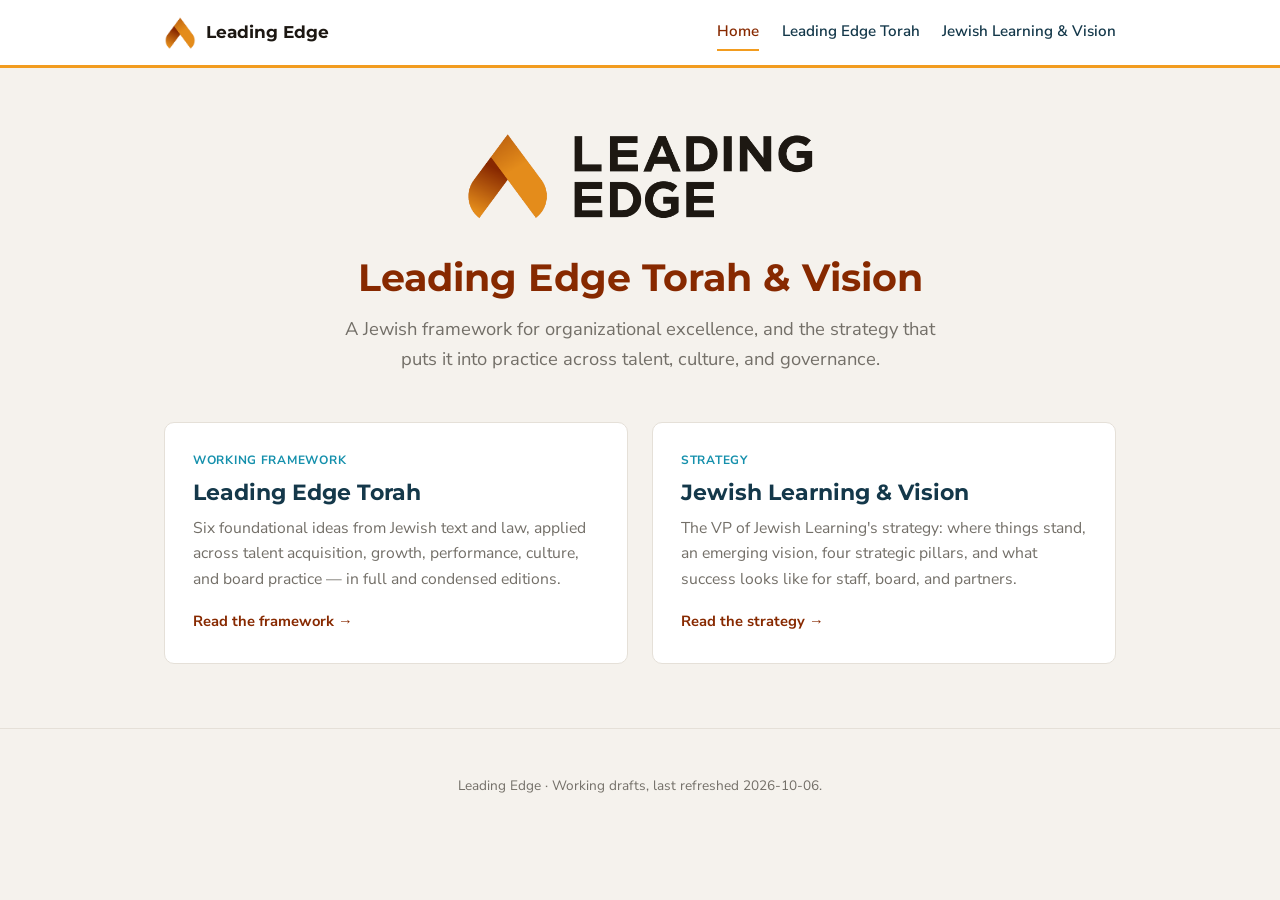
<file: index.html>
<!doctype html>
<html lang="en">
<head>
<meta charset="utf-8">
<meta name="viewport" content="width=device-width, initial-scale=1">
<title>Leading Edge Torah &amp; Vision</title>
<meta name="description" content="Leading Edge Torah: a Jewish framework for organizational excellence, and the VP of Jewish Learning's strategy &amp; vision.">
<link rel="icon" href="assets/img/icon.png">
<link rel="preconnect" href="https://fonts.googleapis.com">
<link rel="preconnect" href="https://fonts.gstatic.com" crossorigin>
<link href="https://fonts.googleapis.com/css2?family=Montserrat:wght@600;700;800&family=Nunito+Sans:ital,wght@0,400;0,600;0,700;1,400&display=swap" rel="stylesheet">
<link rel="stylesheet" href="assets/css/style.css">
</head>
<body>

<header class="site-header">
  <div class="wrap">
    <a class="brand" href="index.html">
      <img src="assets/img/icon.png" alt="Leading Edge">
      <span>Leading Edge</span>
    </a>
    <nav class="site-nav">
      <a href="index.html" class="active">Home</a>
      <a href="torah.html">Leading Edge Torah</a>
      <a href="vision.html">Jewish Learning &amp; Vision</a>
    </nav>
  </div>
</header>

<section class="hero">
  <img class="hero-logo" src="assets/img/logo.png" alt="Leading Edge">
  <h1>Leading Edge Torah &amp; Vision</h1>
  <p class="lede">A Jewish framework for organizational excellence, and the strategy that puts it into practice across talent, culture, and governance.</p>
</section>

<div class="card-grid">
  <a class="doc-card" href="torah.html">
    <span class="eyebrow">Working Framework</span>
    <h2>Leading Edge Torah</h2>
    <p>Six foundational ideas from Jewish text and law, applied across talent acquisition, growth, performance, culture, and board practice — in full and condensed editions.</p>
    <span class="go">Read the framework &rarr;</span>
  </a>
  <a class="doc-card" href="vision.html">
    <span class="eyebrow">Strategy</span>
    <h2>Jewish Learning &amp; Vision</h2>
    <p>The VP of Jewish Learning's strategy: where things stand, an emerging vision, four strategic pillars, and what success looks like for staff, board, and partners.</p>
    <span class="go">Read the strategy &rarr;</span>
  </a>
</div>

<footer class="site-footer">
  <p>Leading Edge &middot; Working drafts, last refreshed 2026-10-06.</p>
</footer>

</body>
</html>
</file>
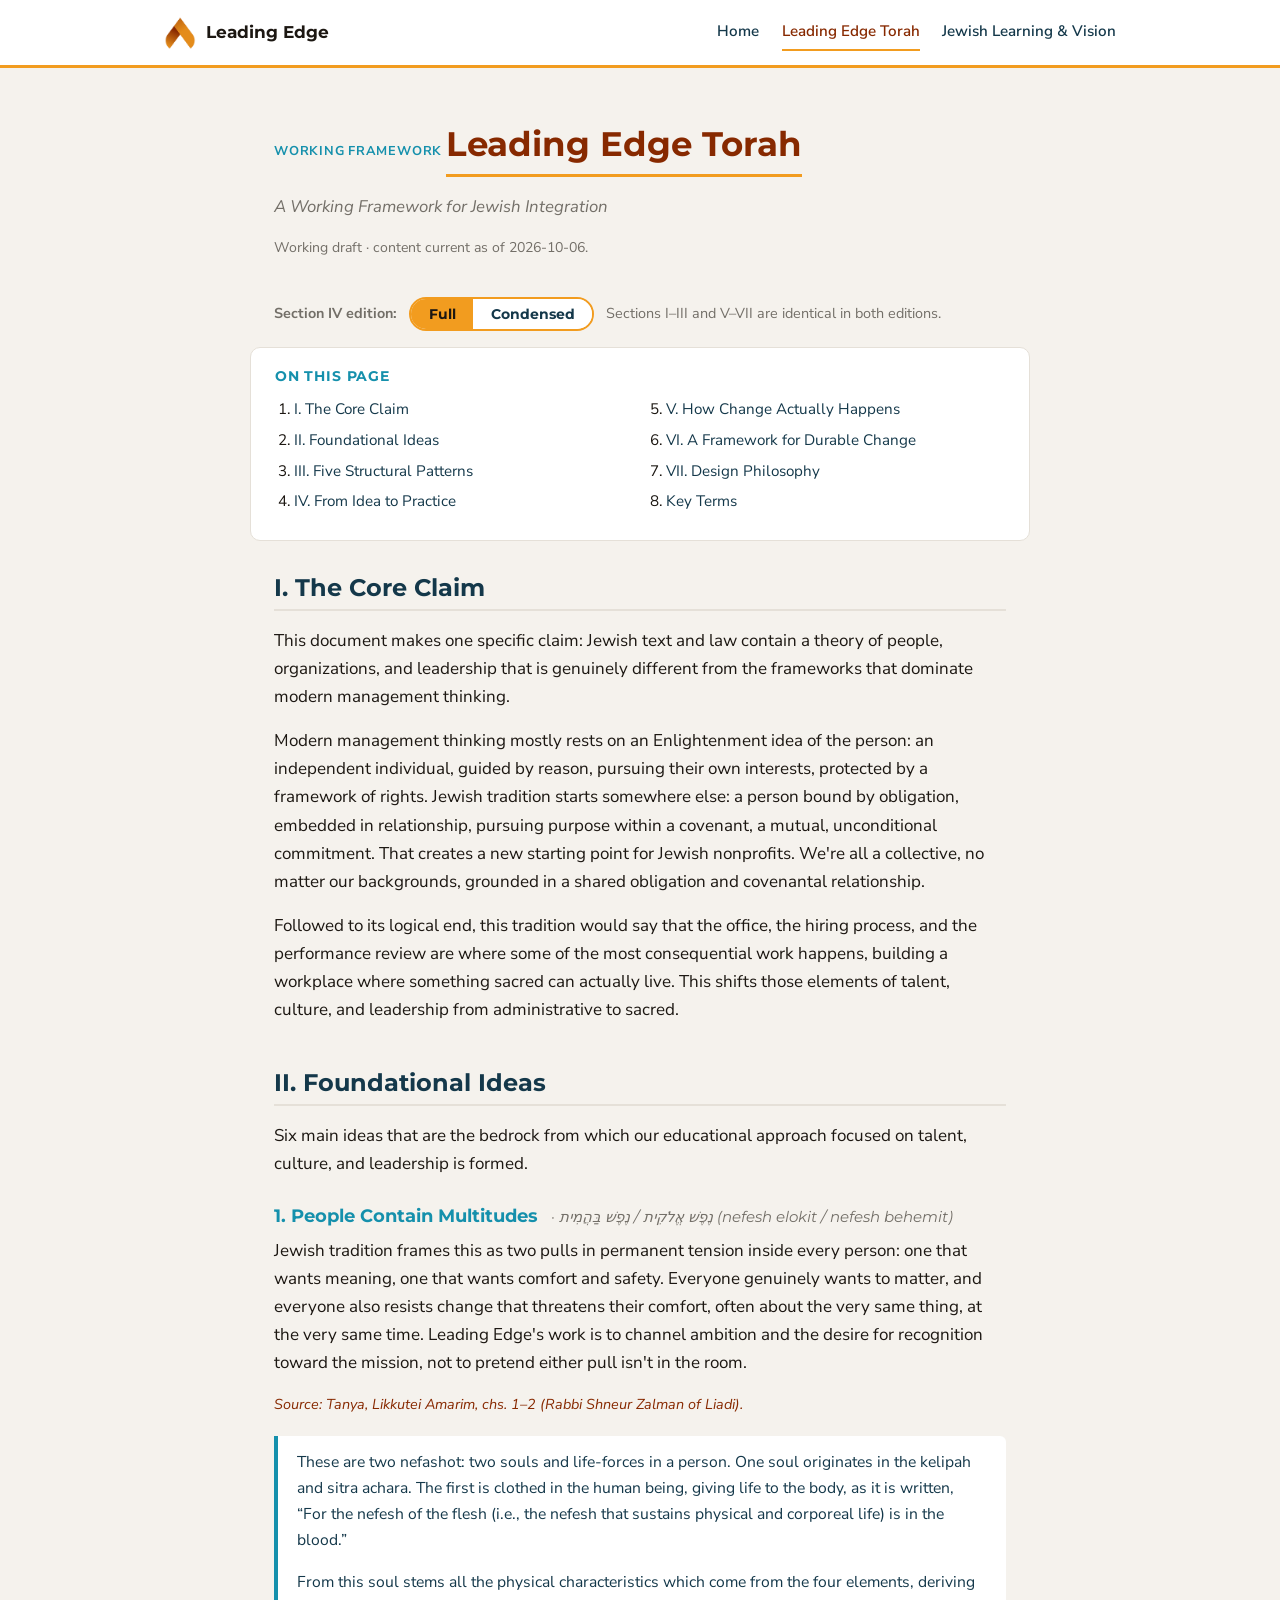
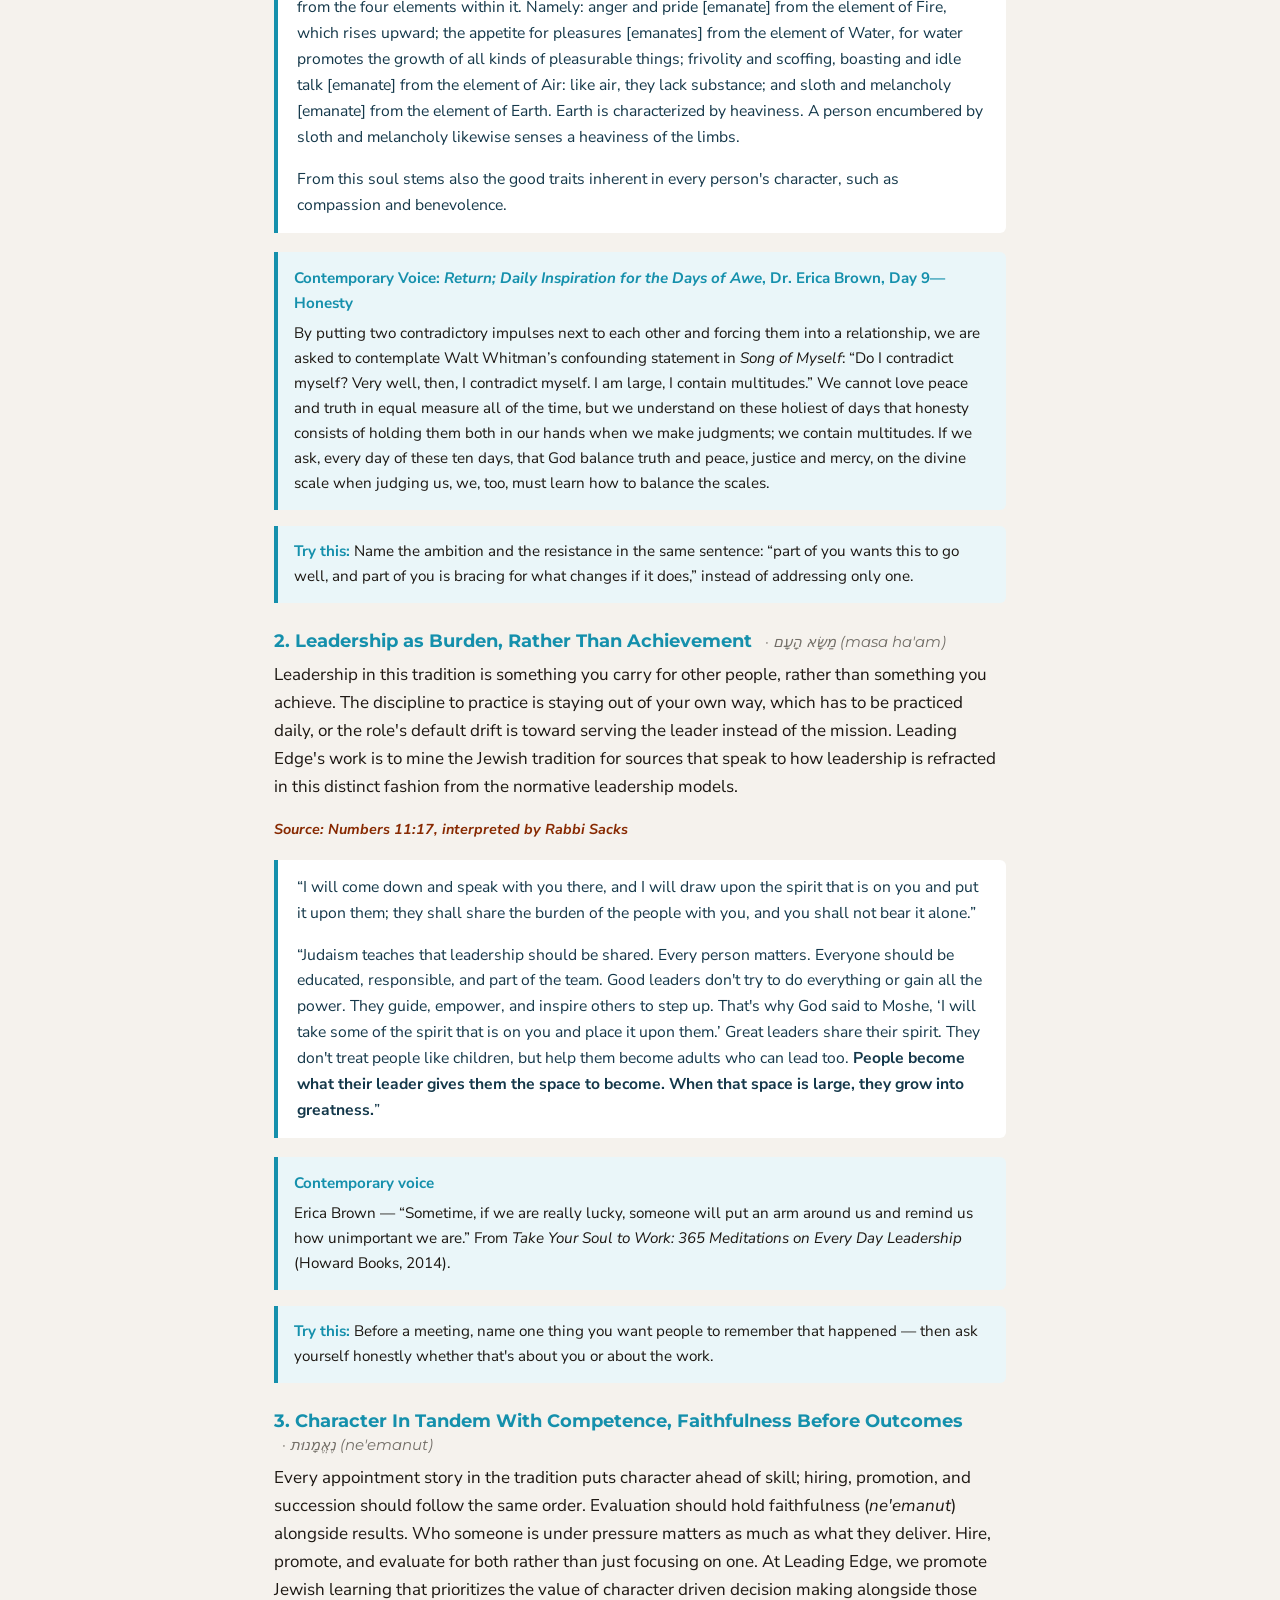
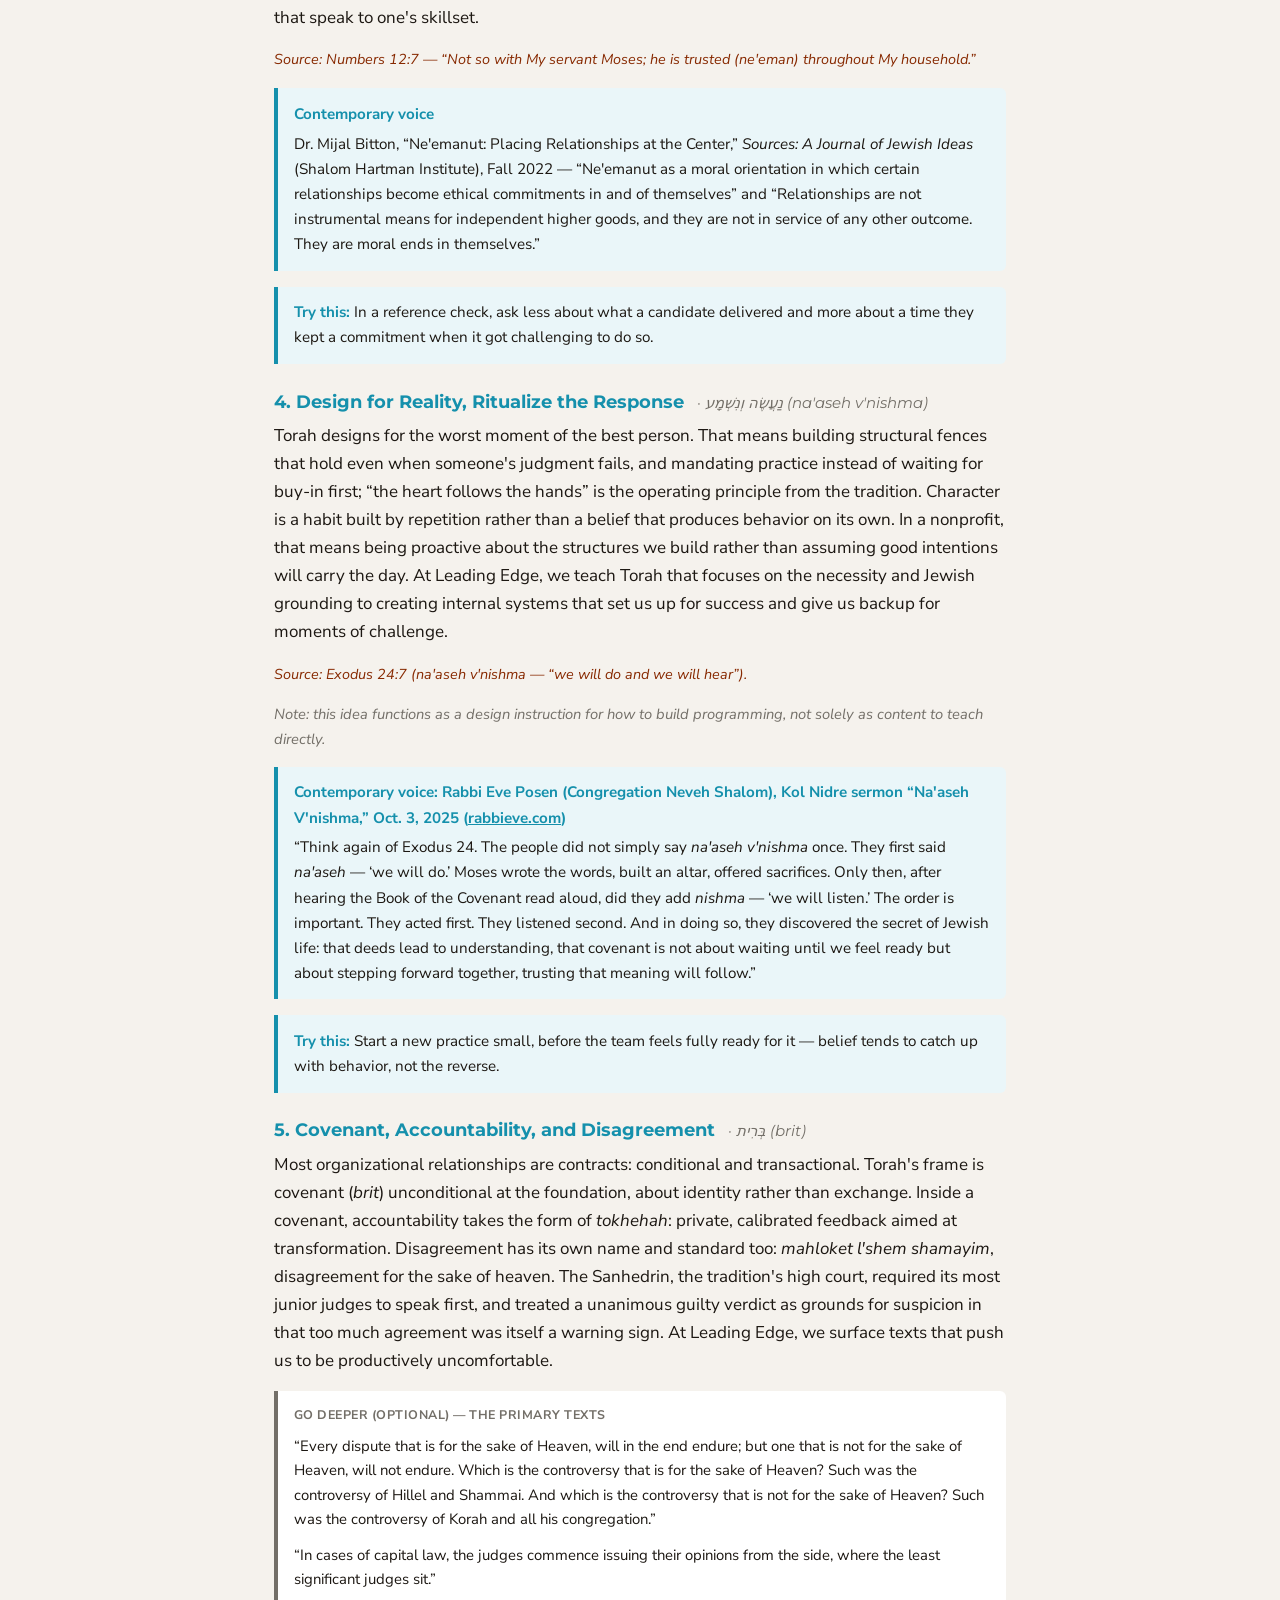
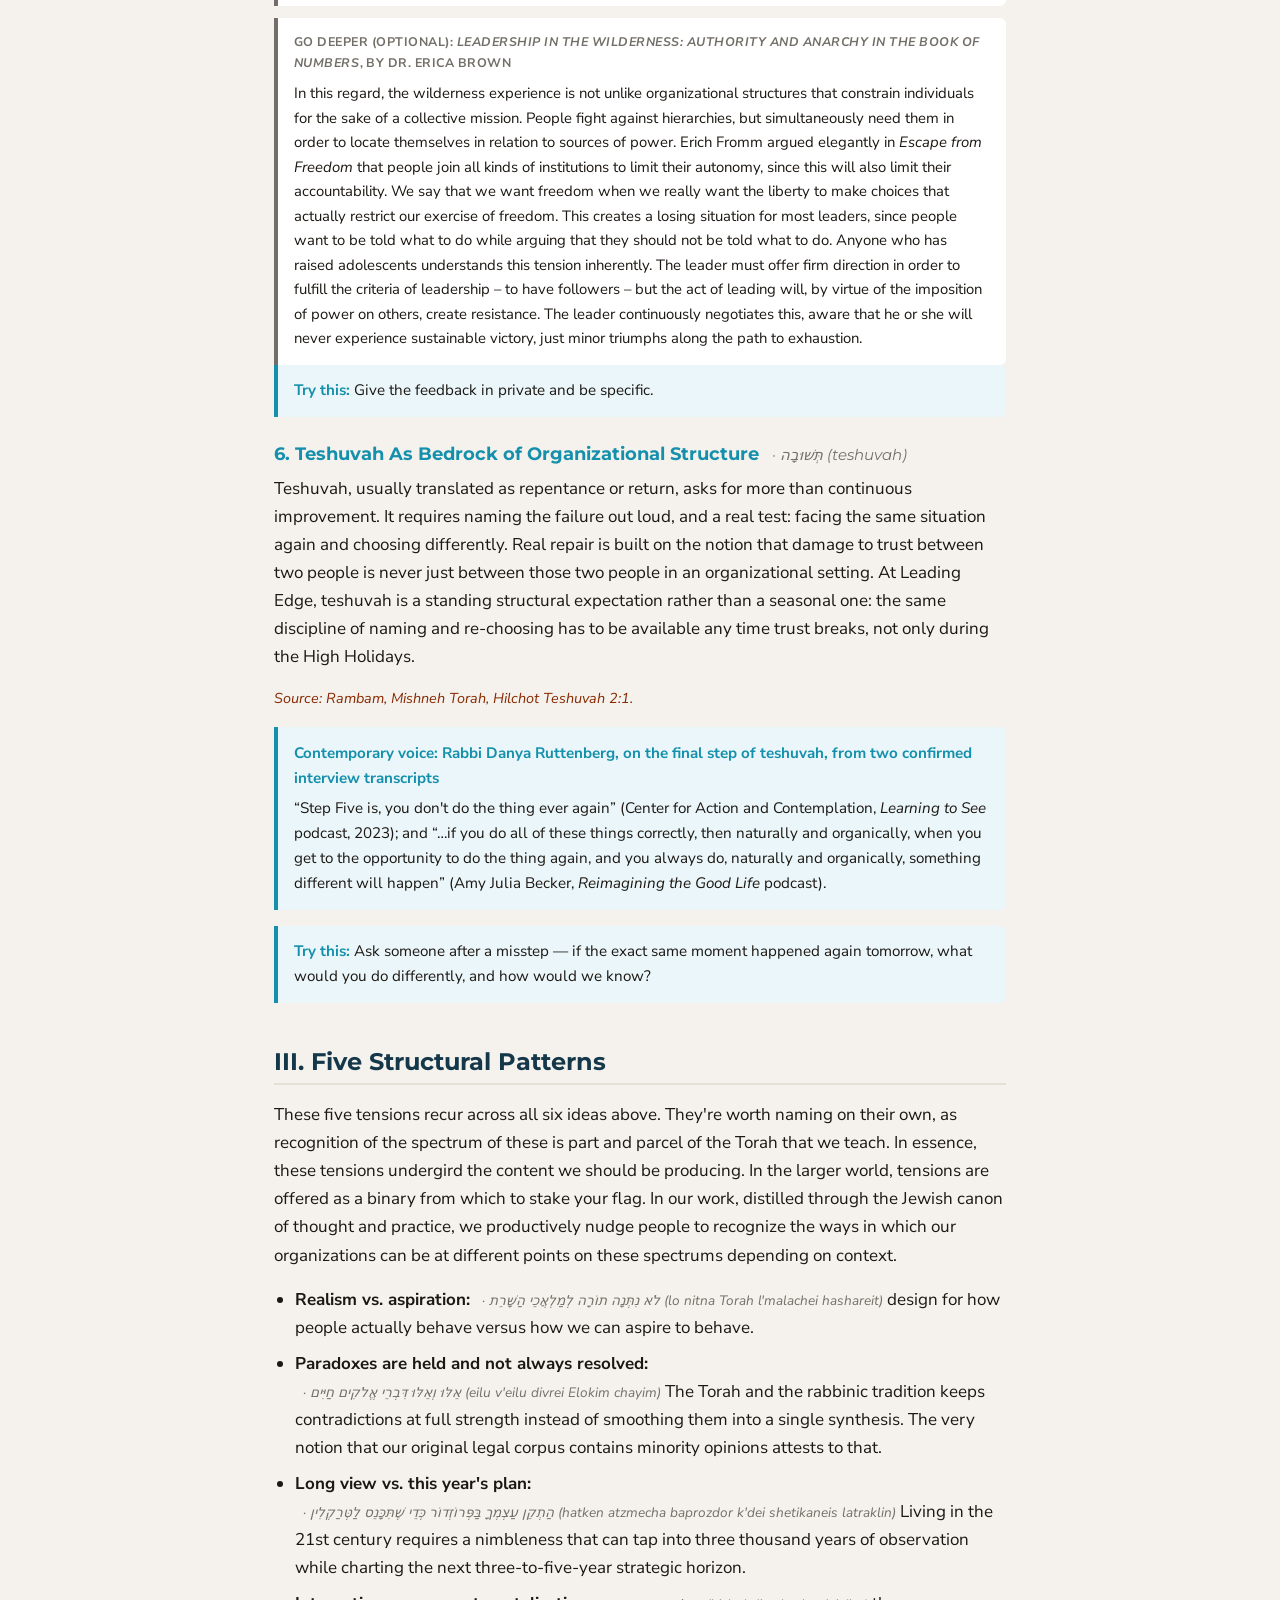
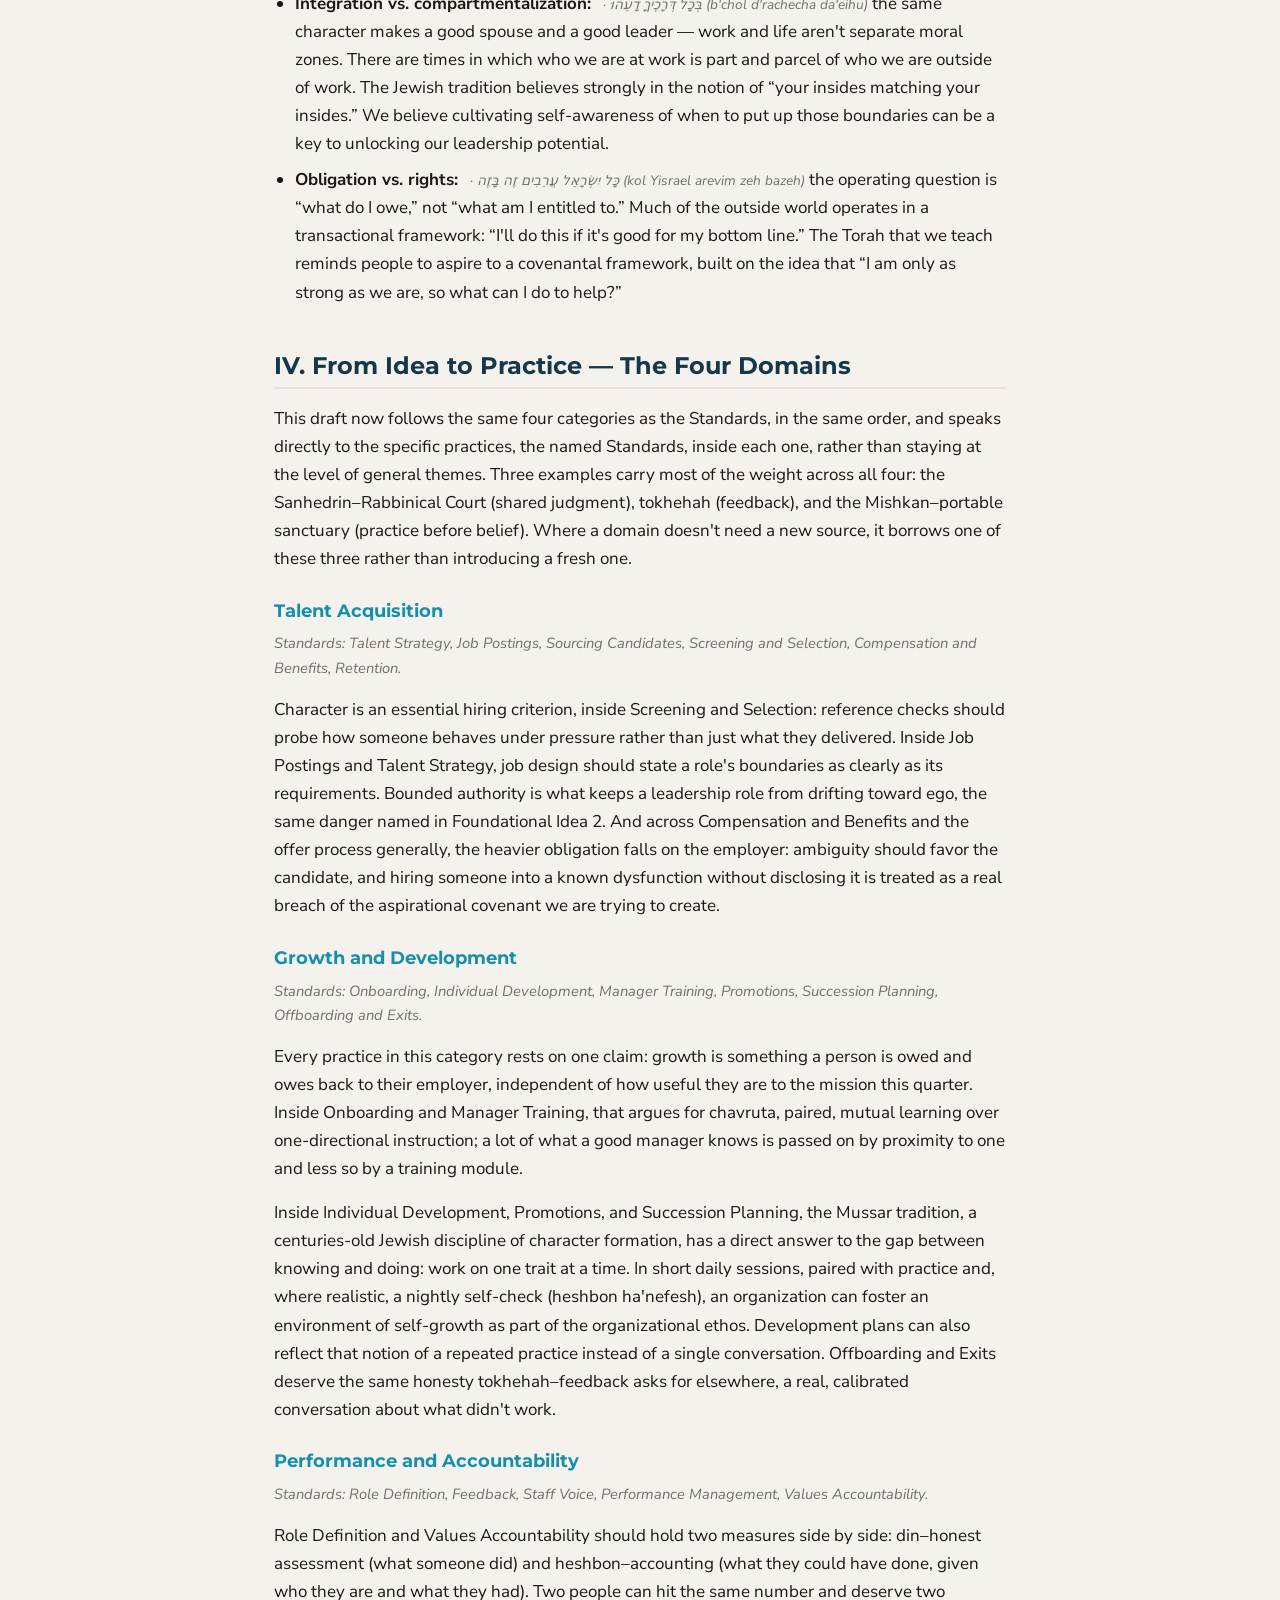
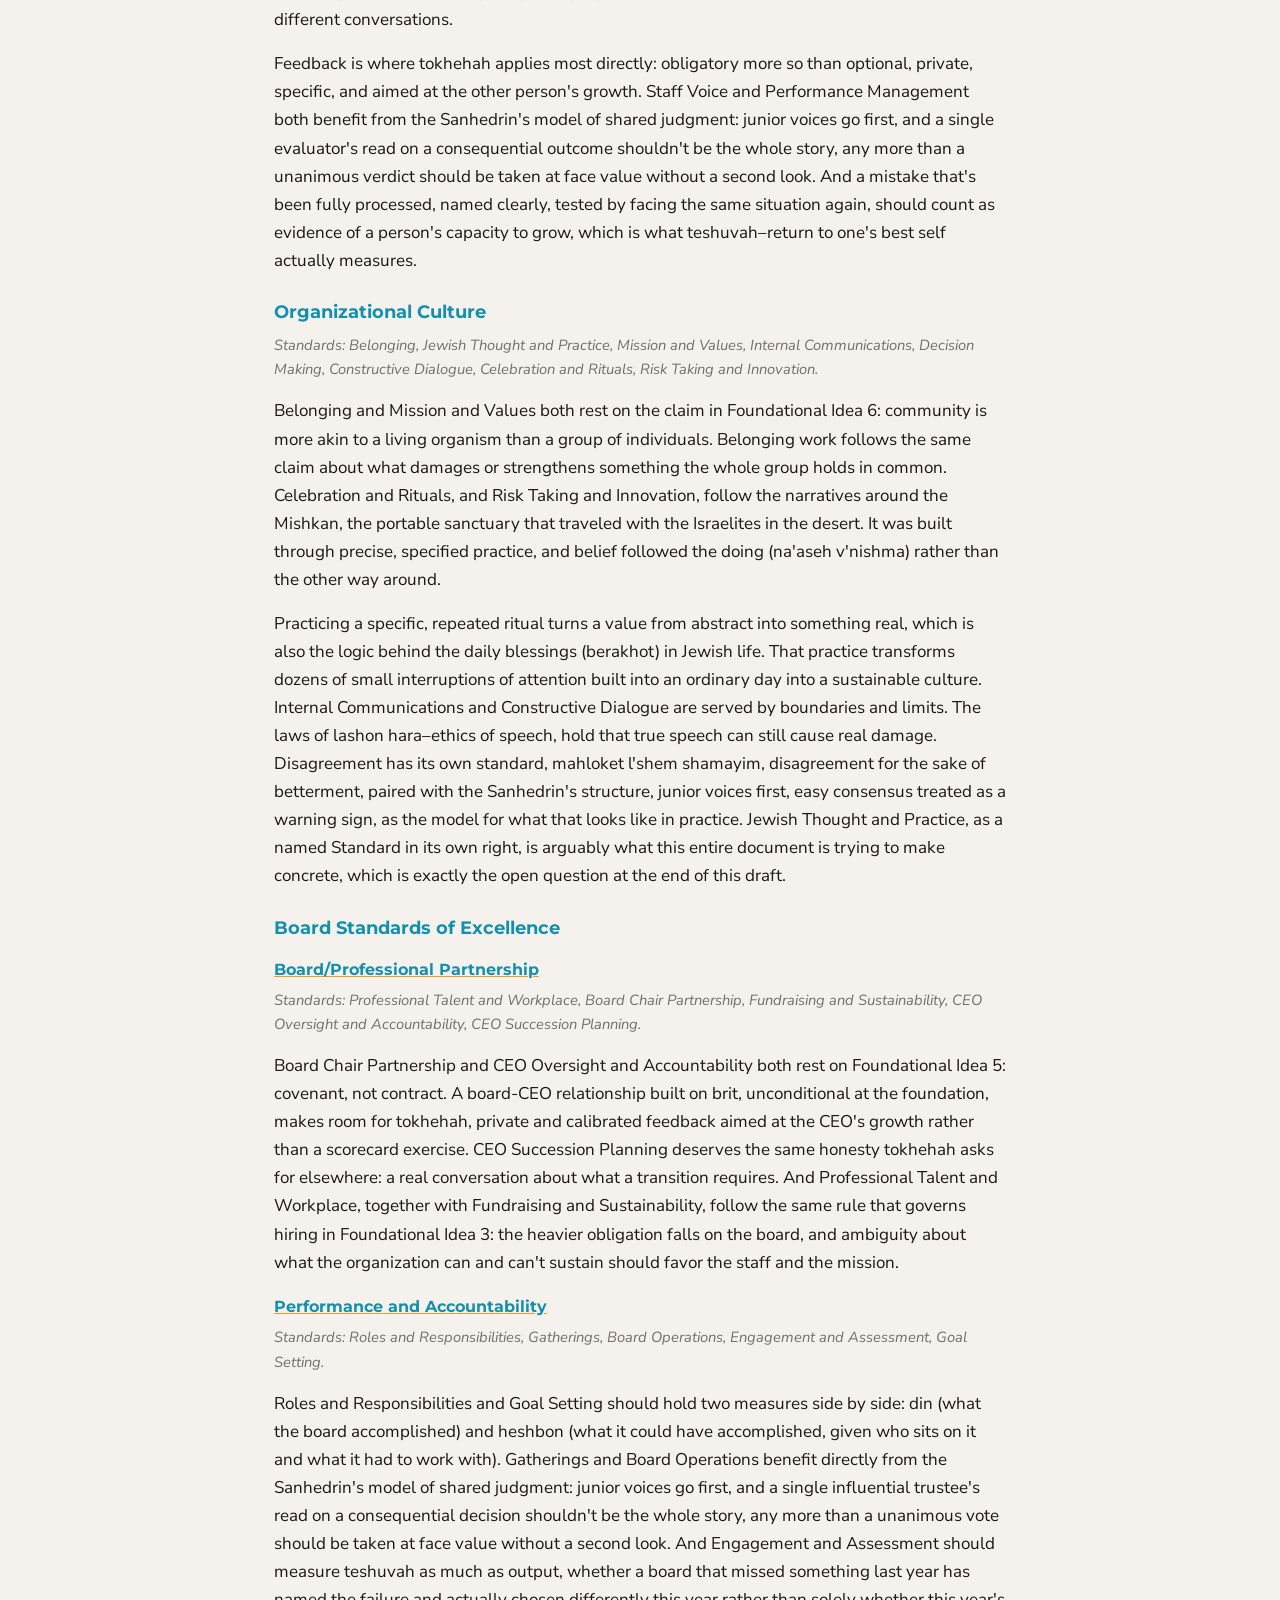
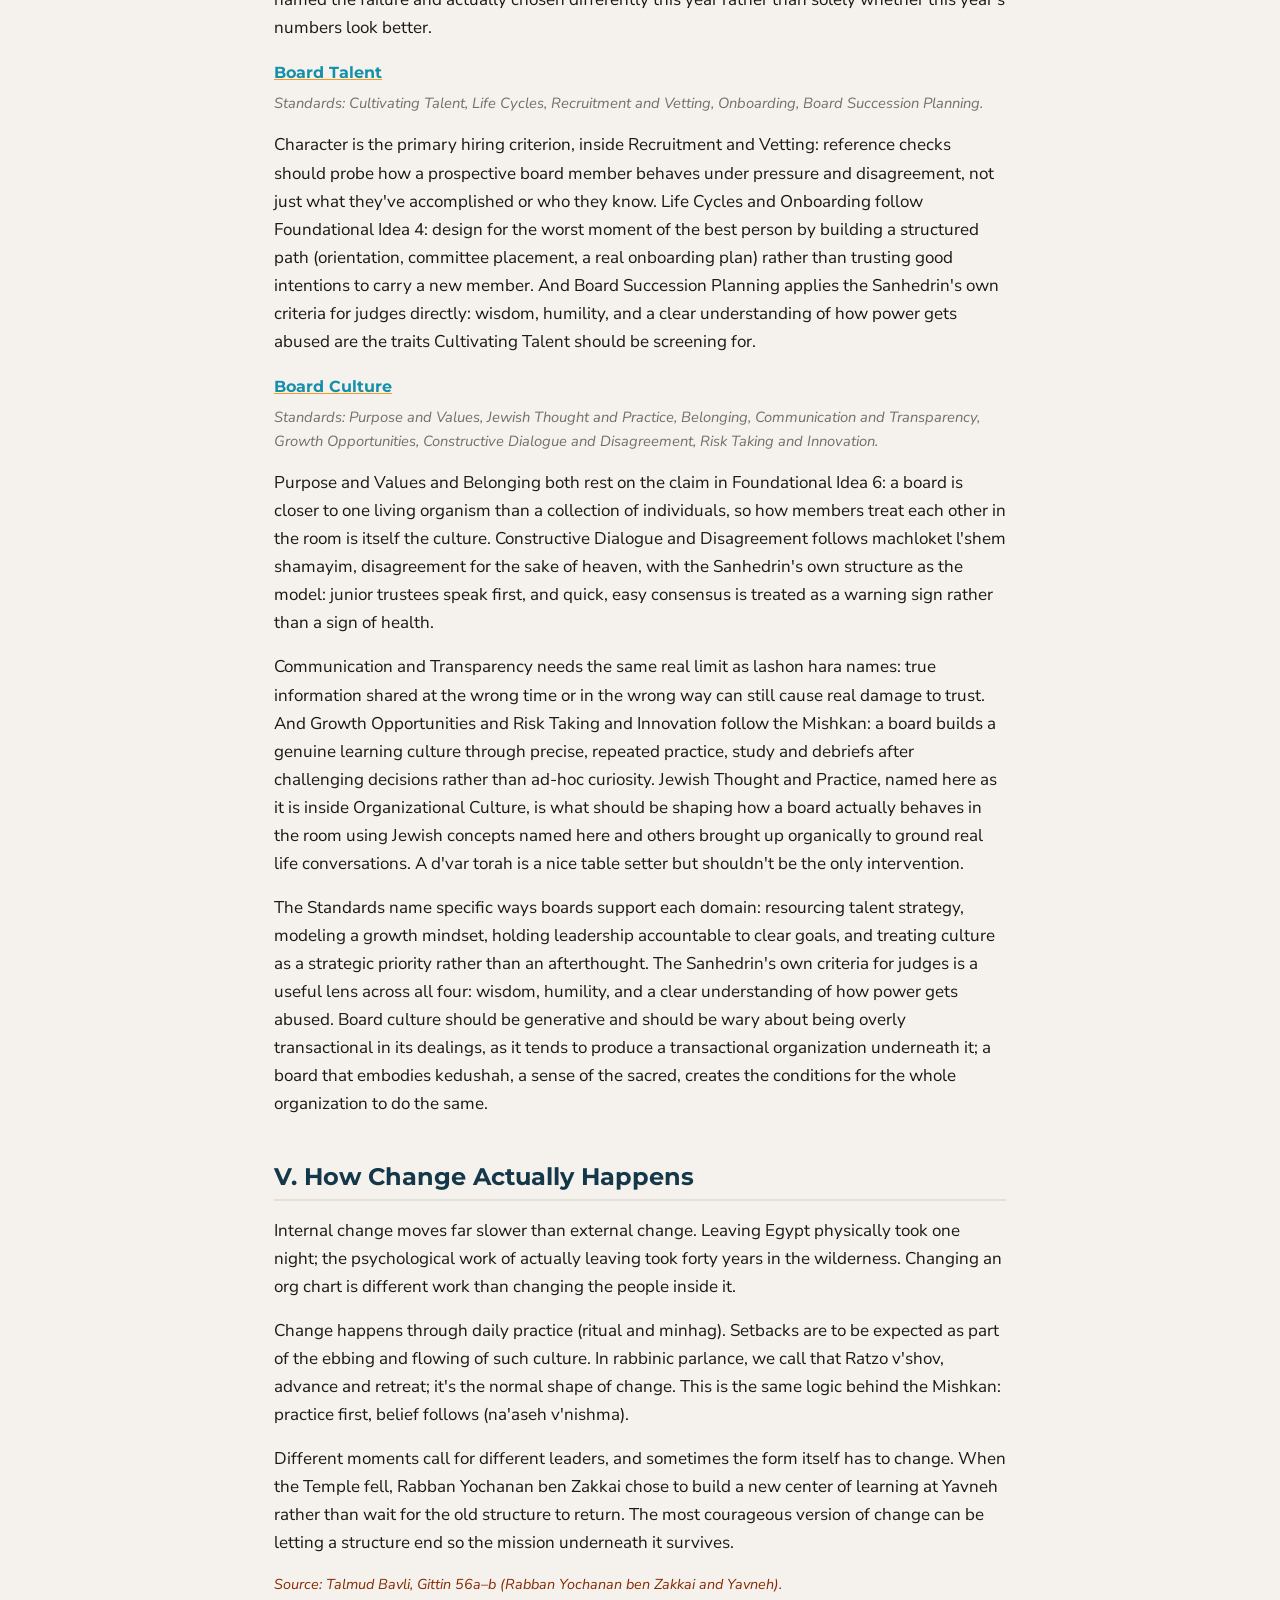
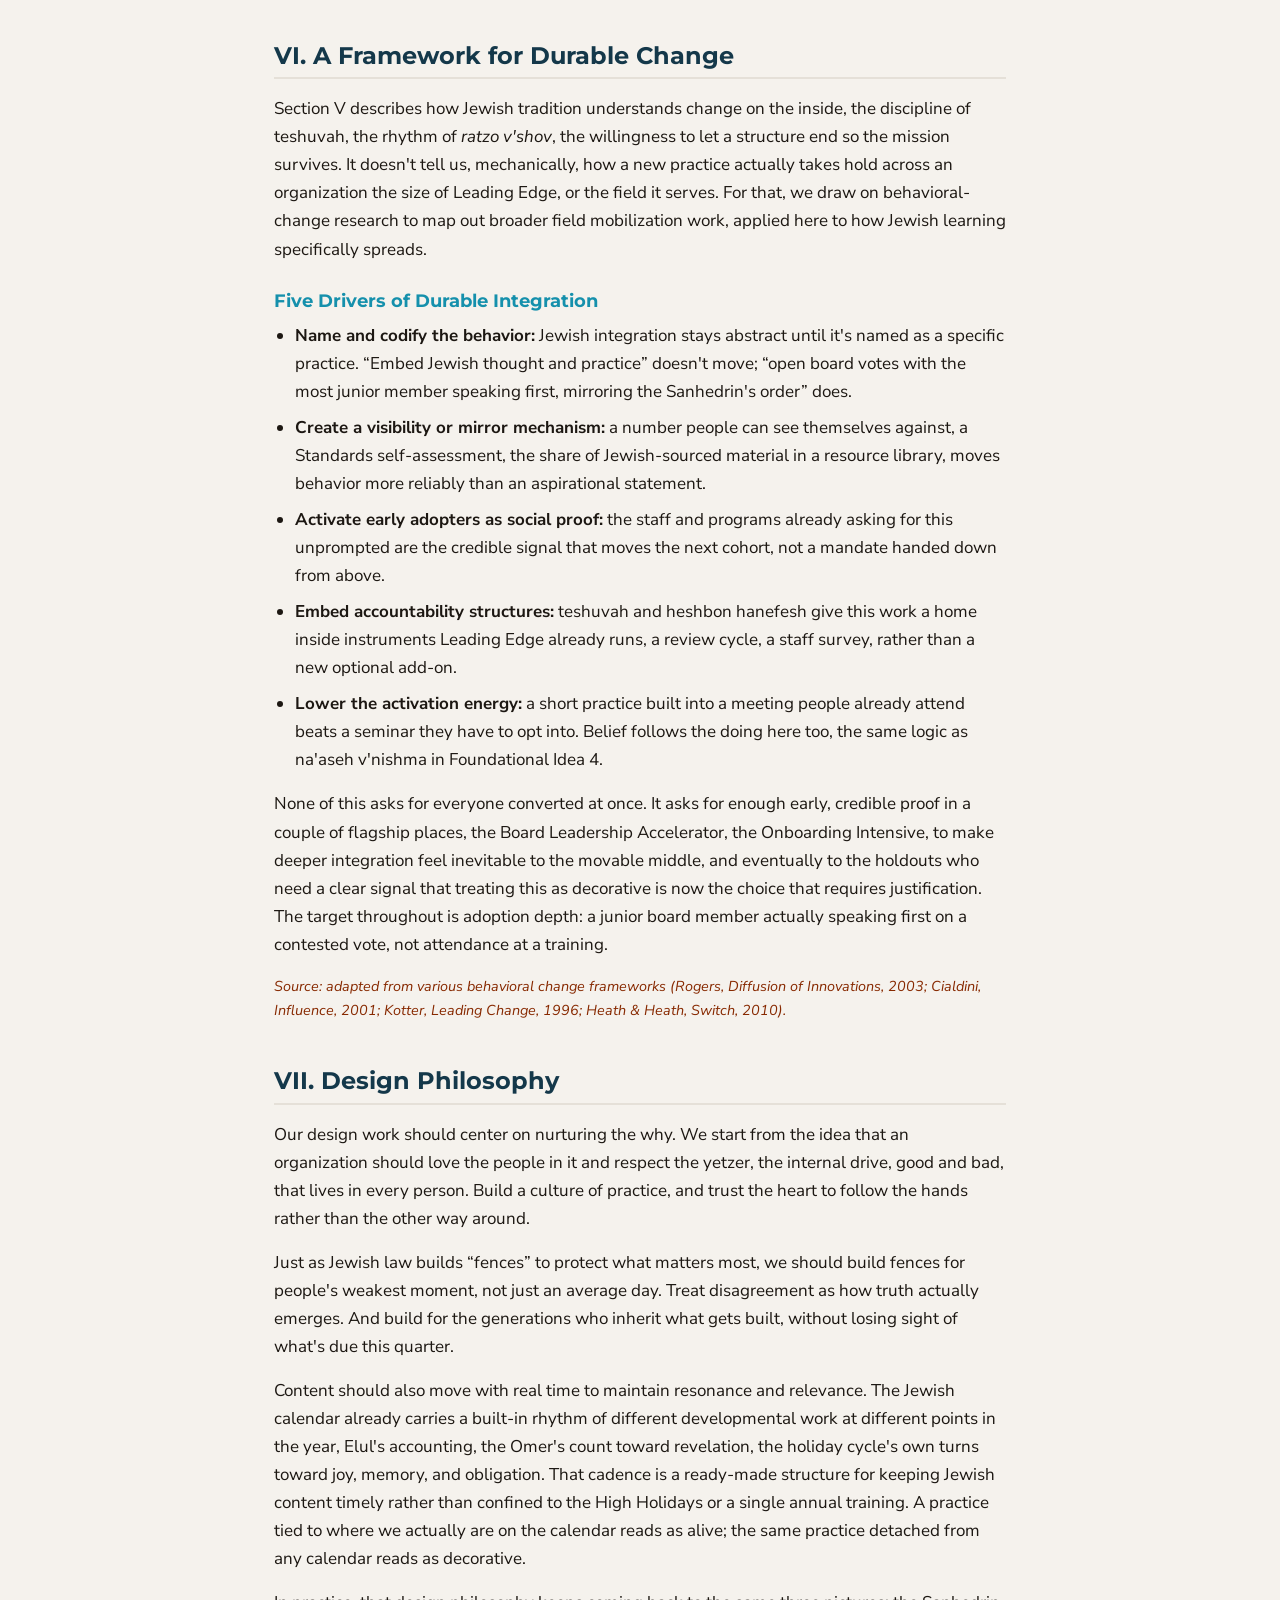
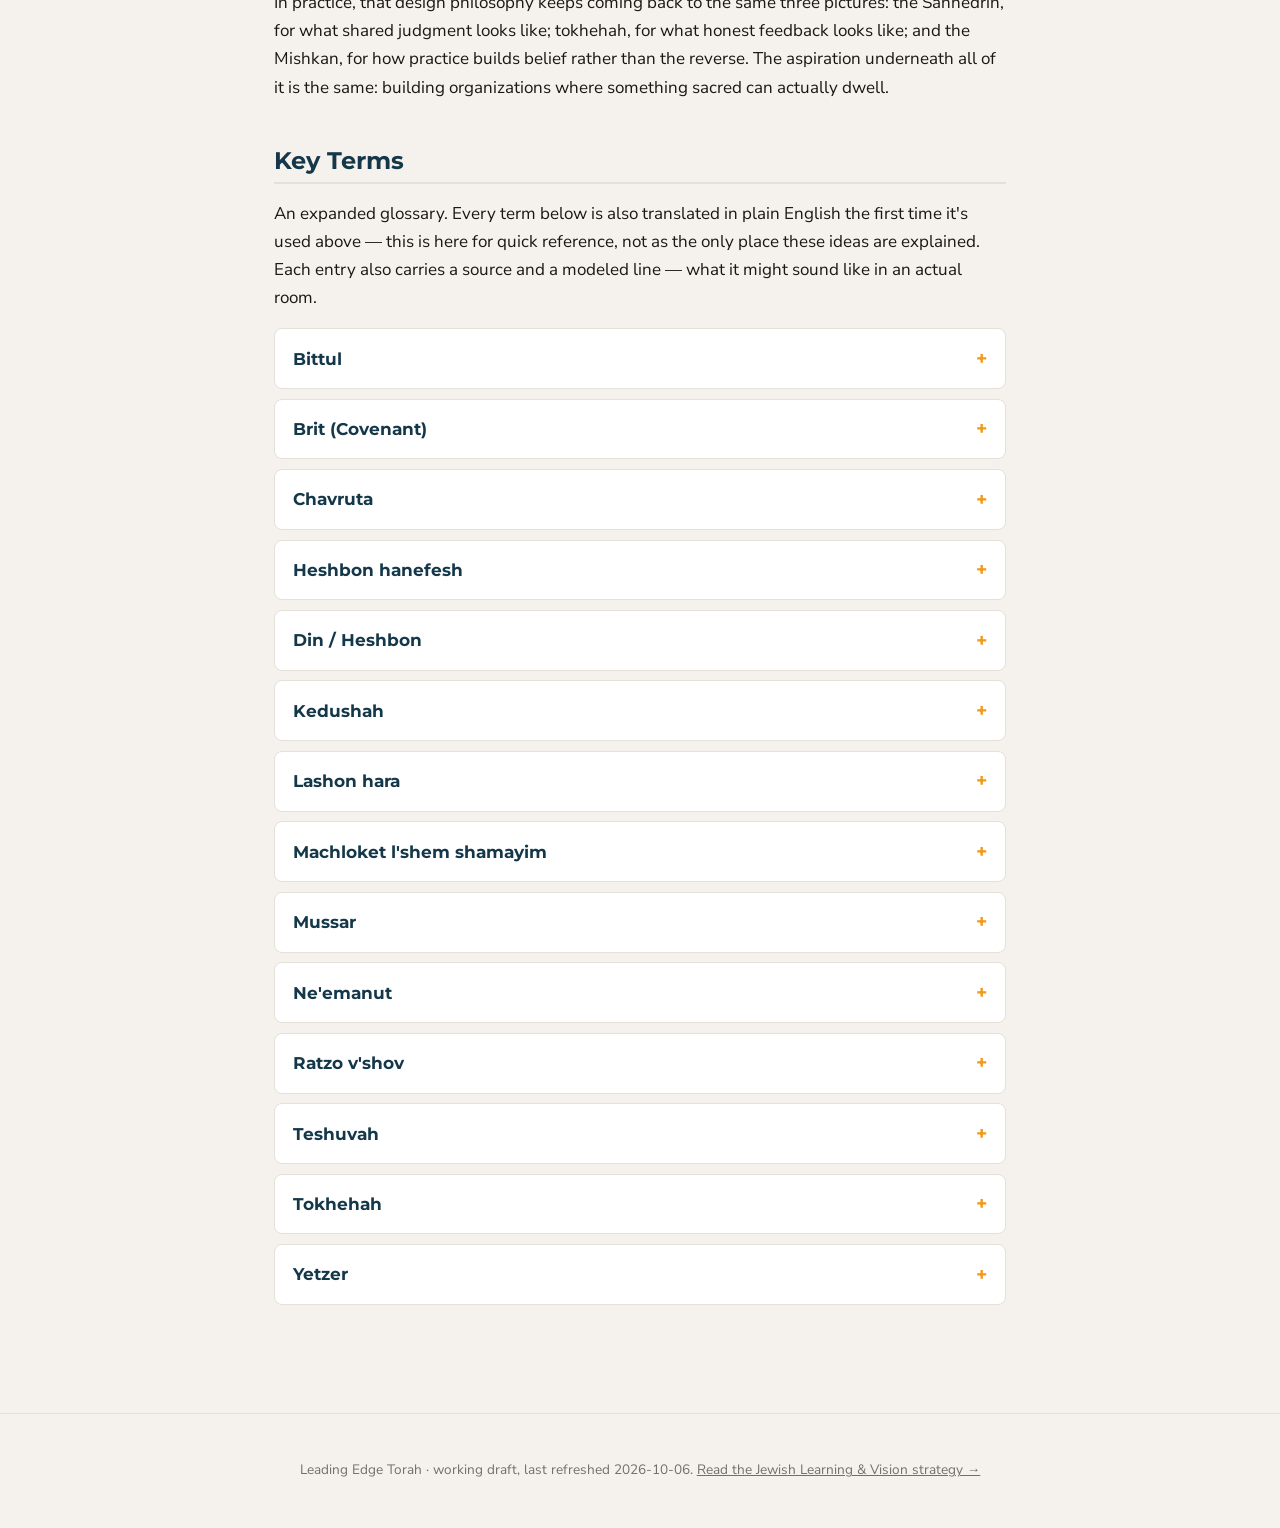
<file: torah.html>
<!doctype html>
<html lang="en">
<head>
<meta charset="utf-8">
<meta name="viewport" content="width=device-width, initial-scale=1">
<title>Leading Edge Torah</title>
<meta name="description" content="A working framework for Jewish integration: six foundational ideas from Jewish text and law, applied across talent, culture, and governance.">
<link rel="icon" href="assets/img/icon.png">
<link rel="preconnect" href="https://fonts.googleapis.com">
<link rel="preconnect" href="https://fonts.gstatic.com" crossorigin>
<link href="https://fonts.googleapis.com/css2?family=Montserrat:wght@600;700;800&family=Nunito+Sans:ital,wght@0,400;0,600;0,700;1,400&display=swap" rel="stylesheet">
<link rel="stylesheet" href="assets/css/style.css">
</head>
<body>

<header class="site-header">
  <div class="wrap">
    <a class="brand" href="index.html">
      <img src="assets/img/icon.png" alt="Leading Edge">
      <span>Leading Edge</span>
    </a>
    <nav class="site-nav">
      <a href="index.html">Home</a>
      <a href="torah.html" class="active">Leading Edge Torah</a>
      <a href="vision.html">Jewish Learning &amp; Vision</a>
    </nav>
  </div>
</header>

<div class="doc-header">
  <span class="eyebrow">Working Framework</span>
  <h1>Leading Edge Torah</h1>
  <p class="subtitle">A Working Framework for Jewish Integration</p>
  <p class="doc-meta">Working draft &middot; content current as of 2026-10-06.</p>
</div>

<div class="edition-toggle">
  <span class="label">Section IV edition:</span>
  <div class="toggle-group">
    <button type="button" data-edition="full" class="active">Full</button>
    <button type="button" data-edition="condensed">Condensed</button>
  </div>
  <span class="label" style="font-weight:400;">Sections I&ndash;III and V&ndash;VII are identical in both editions.</span>
</div>

<nav class="toc">
  <h2>On this page</h2>
  <div class="toc-inner">
    <ol>
      <li><a href="#core-claim">I. The Core Claim</a></li>
      <li><a href="#foundational-ideas">II. Foundational Ideas</a></li>
      <li><a href="#structural-patterns">III. Five Structural Patterns</a></li>
      <li><a href="#idea-to-practice">IV. From Idea to Practice</a></li>
      <li><a href="#how-change-happens">V. How Change Actually Happens</a></li>
      <li><a href="#durable-change">VI. A Framework for Durable Change</a></li>
      <li><a href="#design-philosophy">VII. Design Philosophy</a></li>
      <li><a href="#key-terms">Key Terms</a></li>
    </ol>
  </div>
</nav>

<div class="doc-body">

  <section id="core-claim">
    <h2>I. The Core Claim</h2>
    <p>This document makes one specific claim: Jewish text and law contain a theory of people, organizations, and leadership that is genuinely different from the frameworks that dominate modern management thinking.</p>
    <p>Modern management thinking mostly rests on an Enlightenment idea of the person: an independent individual, guided by reason, pursuing their own interests, protected by a framework of rights. Jewish tradition starts somewhere else: a person bound by obligation, embedded in relationship, pursuing purpose within a covenant, a mutual, unconditional commitment. That creates a new starting point for Jewish nonprofits. We're all a collective, no matter our backgrounds, grounded in a shared obligation and covenantal relationship.</p>
    <p>Followed to its logical end, this tradition would say that the office, the hiring process, and the performance review are where some of the most consequential work happens, building a workplace where something sacred can actually live. This shifts those elements of talent, culture, and leadership from administrative to sacred.</p>
  </section>

  <section id="foundational-ideas">
    <h2>II. Foundational Ideas</h2>
    <p>Six main ideas that are the bedrock from which our educational approach focused on talent, culture, and leadership is formed.</p>

    <h3>1. People Contain Multitudes <span class="term-translit">&middot; נֶפֶשׁ אֱלֹקִית / נֶפֶשׁ בַּהֲמִית <em>(nefesh elokit / nefesh behemit)</em></span></h3>
    <p>Jewish tradition frames this as two pulls in permanent tension inside every person: one that wants meaning, one that wants comfort and safety. Everyone genuinely wants to matter, and everyone also resists change that threatens their comfort, often about the very same thing, at the very same time. Leading Edge's work is to channel ambition and the desire for recognition toward the mission, not to pretend either pull isn't in the room.</p>
    <p class="source-note">Source: Tanya, Likkutei Amarim, chs. 1&ndash;2 (Rabbi Shneur Zalman of Liadi).</p>
    <blockquote>
      <p>These are two nefashot: two souls and life-forces in a person. One soul originates in the kelipah and sitra achara. The first is clothed in the human being, giving life to the body, as it is written, &ldquo;For the nefesh of the flesh (i.e., the nefesh that sustains physical and corporeal life) is in the blood.&rdquo;</p>
      <p>From this soul stems all the physical characteristics which come from the four elements, deriving from the four elements within it. Namely: anger and pride [emanate] from the element of Fire, which rises upward; the appetite for pleasures [emanates] from the element of Water, for water promotes the growth of all kinds of pleasurable things; frivolity and scoffing, boasting and idle talk [emanate] from the element of Air: like air, they lack substance; and sloth and melancholy [emanate] from the element of Earth. Earth is characterized by heaviness. A person encumbered by sloth and melancholy likewise senses a heaviness of the limbs.</p>
      <p>From this soul stems also the good traits inherent in every person's character, such as compassion and benevolence.</p>
    </blockquote>
    <p class="contemporary-voice"><span class="label">Contemporary Voice: <em>Return; Daily Inspiration for the Days of Awe</em>, Dr. Erica Brown, Day 9&mdash;Honesty</span>By putting two contradictory impulses next to each other and forcing them into a relationship, we are asked to contemplate Walt Whitman&rsquo;s confounding statement in <em>Song of Myself</em>: &ldquo;Do I contradict myself? Very well, then, I contradict myself. I am large, I contain multitudes.&rdquo; We cannot love peace and truth in equal measure all of the time, but we understand on these holiest of days that honesty consists of holding them both in our hands when we make judgments; we contain multitudes. If we ask, every day of these ten days, that God balance truth and peace, justice and mercy, on the divine scale when judging us, we, too, must learn how to balance the scales.</p>
    <p class="try-this"><strong>Try this:</strong> Name the ambition and the resistance in the same sentence: &ldquo;part of you wants this to go well, and part of you is bracing for what changes if it does,&rdquo; instead of addressing only one.</p>

    <h3>2. Leadership as Burden, Rather Than Achievement <span class="term-translit">&middot; מַשָּׂא הָעָם <em>(masa ha'am)</em></span></h3>
    <p>Leadership in this tradition is something you carry for other people, rather than something you achieve. The discipline to practice is staying out of your own way, which has to be practiced daily, or the role's default drift is toward serving the leader instead of the mission. Leading Edge's work is to mine the Jewish tradition for sources that speak to how leadership is refracted in this distinct fashion from the normative leadership models.</p>
    <p class="source-note"><strong>Source: Numbers 11:17, interpreted by Rabbi Sacks</strong></p>
    <blockquote>
      <p>&ldquo;I will come down and speak with you there, and I will draw upon the spirit that is on you and put it upon them; they shall share the burden of the people with you, and you shall not bear it alone.&rdquo;</p>
      <p>&ldquo;Judaism teaches that leadership should be shared. Every person matters. Everyone should be educated, responsible, and part of the team. Good leaders don't try to do everything or gain all the power. They guide, empower, and inspire others to step up. That's why God said to Moshe, &lsquo;I will take some of the spirit that is on you and place it upon them.&rsquo; Great leaders share their spirit. They don't treat people like children, but help them become adults who can lead too. <strong>People become what their leader gives them the space to become. When that space is large, they grow into greatness.</strong>&rdquo;</p>
    </blockquote>
    <p class="contemporary-voice"><span class="label">Contemporary voice</span>Erica Brown &mdash; &ldquo;Sometime, if we are really lucky, someone will put an arm around us and remind us how unimportant we are.&rdquo; From <em>Take Your Soul to Work: 365 Meditations on Every Day Leadership</em> (Howard Books, 2014).</p>
    <p class="try-this"><strong>Try this:</strong> Before a meeting, name one thing you want people to remember that happened &mdash; then ask yourself honestly whether that's about you or about the work.</p>

    <h3>3. Character In Tandem With Competence, Faithfulness Before Outcomes <span class="term-translit">&middot; נֶאֱמָנוּת <em>(ne'emanut)</em></span></h3>
    <p>Every appointment story in the tradition puts character ahead of skill; hiring, promotion, and succession should follow the same order. Evaluation should hold faithfulness (<em>ne'emanut</em>) alongside results. Who someone is under pressure matters as much as what they deliver. Hire, promote, and evaluate for both rather than just focusing on one. At Leading Edge, we promote Jewish learning that prioritizes the value of character driven decision making alongside those that speak to one's skillset.</p>
    <p class="source-note">Source: Numbers 12:7 &mdash; &ldquo;Not so with My servant Moses; he is trusted (ne'eman) throughout My household.&rdquo;</p>
    <p class="contemporary-voice"><span class="label">Contemporary voice</span>Dr. Mijal Bitton, &ldquo;Ne'emanut: Placing Relationships at the Center,&rdquo; <em>Sources: A Journal of Jewish Ideas</em> (Shalom Hartman Institute), Fall 2022 &mdash; &ldquo;Ne'emanut as a moral orientation in which certain relationships become ethical commitments in and of themselves&rdquo; and &ldquo;Relationships are not instrumental means for independent higher goods, and they are not in service of any other outcome. They are moral ends in themselves.&rdquo;</p>
    <p class="try-this"><strong>Try this:</strong> In a reference check, ask less about what a candidate delivered and more about a time they kept a commitment when it got challenging to do so.</p>

    <h3>4. Design for Reality, Ritualize the Response <span class="term-translit">&middot; נַעֲשֶׂה וְנִשְׁמָע <em>(na'aseh v'nishma)</em></span></h3>
    <p>Torah designs for the worst moment of the best person. That means building structural fences that hold even when someone's judgment fails, and mandating practice instead of waiting for buy-in first; &ldquo;the heart follows the hands&rdquo; is the operating principle from the tradition. Character is a habit built by repetition rather than a belief that produces behavior on its own. In a nonprofit, that means being proactive about the structures we build rather than assuming good intentions will carry the day. At Leading Edge, we teach Torah that focuses on the necessity and Jewish grounding to creating internal systems that set us up for success and give us backup for moments of challenge.</p>
    <p class="source-note">Source: Exodus 24:7 (na'aseh v'nishma &mdash; &ldquo;we will do and we will hear&rdquo;).</p>
    <p class="standards-note">Note: this idea functions as a design instruction for how to build programming, not solely as content to teach directly.</p>
    <p class="contemporary-voice"><span class="label">Contemporary voice: Rabbi Eve Posen (Congregation Neveh Shalom), Kol Nidre sermon &ldquo;Na'aseh V'nishma,&rdquo; Oct. 3, 2025 (<a href="http://rabbieve.com" target="_blank" rel="noopener">rabbieve.com</a>)</span>&ldquo;Think again of Exodus 24. The people did not simply say <em>na'aseh v'nishma</em> once. They first said <em>na'aseh</em> &mdash; &lsquo;we will do.&rsquo; Moses wrote the words, built an altar, offered sacrifices. Only then, after hearing the Book of the Covenant read aloud, did they add <em>nishma</em> &mdash; &lsquo;we will listen.&rsquo; The order is important. They acted first. They listened second. And in doing so, they discovered the secret of Jewish life: that deeds lead to understanding, that covenant is not about waiting until we feel ready but about stepping forward together, trusting that meaning will follow.&rdquo;</p>
    <p class="try-this"><strong>Try this:</strong> Start a new practice small, before the team feels fully ready for it &mdash; belief tends to catch up with behavior, not the reverse.</p>

    <h3>5. Covenant, Accountability, and Disagreement <span class="term-translit">&middot; בְּרִית <em>(brit)</em></span></h3>
    <p>Most organizational relationships are contracts: conditional and transactional. Torah's frame is covenant (<em>brit</em>) unconditional at the foundation, about identity rather than exchange. Inside a covenant, accountability takes the form of <em>tokhehah</em>: private, calibrated feedback aimed at transformation. Disagreement has its own name and standard too: <em>mahloket l'shem shamayim</em>, disagreement for the sake of heaven. The Sanhedrin, the tradition's high court, required its most junior judges to speak first, and treated a unanimous guilty verdict as grounds for suspicion in that too much agreement was itself a warning sign. At Leading Edge, we surface texts that push us to be productively uncomfortable.</p>
    <div class="go-deeper">
      <span class="label">Go deeper (optional) &mdash; the primary texts</span>
      <p>&ldquo;Every dispute that is for the sake of Heaven, will in the end endure; but one that is not for the sake of Heaven, will not endure. Which is the controversy that is for the sake of Heaven? Such was the controversy of Hillel and Shammai. And which is the controversy that is not for the sake of Heaven? Such was the controversy of Korah and all his congregation.&rdquo;</p>
      <p>&ldquo;In cases of capital law, the judges commence issuing their opinions from the side, where the least significant judges sit.&rdquo;</p>
    </div>
    <div class="go-deeper">
      <span class="label">Go deeper (optional): <em>Leadership in the Wilderness: Authority and Anarchy in the Book of Numbers</em>, by Dr. Erica Brown</span>
      <p>In this regard, the wilderness experience is not unlike organizational structures that constrain individuals for the sake of a collective mission. People fight against hierarchies, but simultaneously need them in order to locate themselves in relation to sources of power. Erich Fromm argued elegantly in <em>Escape from Freedom</em> that people join all kinds of institutions to limit their autonomy, since this will also limit their accountability. We say that we want freedom when we really want the liberty to make choices that actually restrict our exercise of freedom. This creates a losing situation for most leaders, since people want to be told what to do while arguing that they should not be told what to do. Anyone who has raised adolescents understands this tension inherently. The leader must offer firm direction in order to fulfill the criteria of leadership &ndash; to have followers &ndash; but the act of leading will, by virtue of the imposition of power on others, create resistance. The leader continuously negotiates this, aware that he or she will never experience sustainable victory, just minor triumphs along the path to exhaustion.</p>
    </div>
    <p class="try-this"><strong>Try this:</strong> Give the feedback in private and be specific.</p>

    <h3>6. Teshuvah As Bedrock of Organizational Structure <span class="term-translit">&middot; תְּשׁוּבָה <em>(teshuvah)</em></span></h3>
    <p>Teshuvah, usually translated as repentance or return, asks for more than continuous improvement. It requires naming the failure out loud, and a real test: facing the same situation again and choosing differently. Real repair is built on the notion that damage to trust between two people is never just between those two people in an organizational setting. At Leading Edge, teshuvah is a standing structural expectation rather than a seasonal one: the same discipline of naming and re-choosing has to be available any time trust breaks, not only during the High Holidays.</p>
    <p class="source-note">Source: Rambam, Mishneh Torah, Hilchot Teshuvah 2:1.</p>
    <p class="contemporary-voice"><span class="label">Contemporary voice: Rabbi Danya Ruttenberg, on the final step of teshuvah, from two confirmed interview transcripts</span>&ldquo;Step Five is, you don't do the thing ever again&rdquo; (Center for Action and Contemplation, <em>Learning to See</em> podcast, 2023); and &ldquo;&hellip;if you do all of these things correctly, then naturally and organically, when you get to the opportunity to do the thing again, and you always do, naturally and organically, something different will happen&rdquo; (Amy Julia Becker, <em>Reimagining the Good Life</em> podcast).</p>
    <p class="try-this"><strong>Try this:</strong> Ask someone after a misstep &mdash; if the exact same moment happened again tomorrow, what would you do differently, and how would we know?</p>
  </section>

  <section id="structural-patterns">
    <h2>III. Five Structural Patterns</h2>
    <p>These five tensions recur across all six ideas above. They're worth naming on their own, as recognition of the spectrum of these is part and parcel of the Torah that we teach. In essence, these tensions undergird the content we should be producing. In the larger world, tensions are offered as a binary from which to stake your flag. In our work, distilled through the Jewish canon of thought and practice, we productively nudge people to recognize the ways in which our organizations can be at different points on these spectrums depending on context.</p>
    <ul>
      <li><strong>Realism vs. aspiration:</strong> <span class="term-translit">&middot; לֹא נִתְּנָה תוֹרָה לְמַלְאֲכֵי הַשָּׁרֵת <em>(lo nitna Torah l'malachei hashareit)</em></span> design for how people actually behave versus how we can aspire to behave.</li>
      <li><strong>Paradoxes are held and not always resolved:</strong> <span class="term-translit">&middot; אֵלּוּ וְאֵלּוּ דִּבְרֵי אֱלֹקִים חַיִּים <em>(eilu v'eilu divrei Elokim chayim)</em></span> The Torah and the rabbinic tradition keeps contradictions at full strength instead of smoothing them into a single synthesis. The very notion that our original legal corpus contains minority opinions attests to that.</li>
      <li><strong>Long view vs. this year's plan:</strong> <span class="term-translit">&middot; הַתְקֵן עַצְמְךָ בַּפְּרוֹזְדוֹר כְּדֵי שֶׁתִּכָּנֵס לַטְּרַקְלִין <em>(hatken atzmecha baprozdor k'dei shetikaneis latraklin)</em></span> Living in the 21st century requires a nimbleness that can tap into three thousand years of observation while charting the next three-to-five-year strategic horizon.</li>
      <li><strong>Integration vs. compartmentalization:</strong> <span class="term-translit">&middot; בְּכָל דְּרָכֶיךָ דָעֵהוּ <em>(b'chol d'rachecha da'eihu)</em></span> the same character makes a good spouse and a good leader &mdash; work and life aren't separate moral zones. There are times in which who we are at work is part and parcel of who we are outside of work. The Jewish tradition believes strongly in the notion of &ldquo;your insides matching your insides.&rdquo; We believe cultivating self-awareness of when to put up those boundaries can be a key to unlocking our leadership potential.</li>
      <li><strong>Obligation vs. rights:</strong> <span class="term-translit">&middot; כָּל יִשְׂרָאֵל עֲרֵבִים זֶה בָּזֶה <em>(kol Yisrael arevim zeh bazeh)</em></span> the operating question is &ldquo;what do I owe,&rdquo; not &ldquo;what am I entitled to.&rdquo; Much of the outside world operates in a transactional framework: &ldquo;I'll do this if it's good for my bottom line.&rdquo; The Torah that we teach reminds people to aspire to a covenantal framework, built on the idea that &ldquo;I am only as strong as we are, so what can I do to help?&rdquo;</li>
    </ul>
  </section>

  <section id="idea-to-practice">
    <h2>IV. From Idea to Practice &mdash; The Four Domains</h2>
    <p>This draft now follows the same four categories as the Standards, in the same order, and speaks directly to the specific practices, the named Standards, inside each one, rather than staying at the level of general themes. Three examples carry most of the weight across all four: the Sanhedrin&ndash;Rabbinical Court (shared judgment), tokhehah (feedback), and the Mishkan&ndash;portable sanctuary (practice before belief). Where a domain doesn't need a new source, it borrows one of these three rather than introducing a fresh one.</p>

    <!-- FULL EDITION -->
    <div data-edition-content="full">
      <h3>Talent Acquisition</h3>
      <p class="standards-note">Standards: Talent Strategy, Job Postings, Sourcing Candidates, Screening and Selection, Compensation and Benefits, Retention.</p>
      <p>Character is an essential hiring criterion, inside Screening and Selection: reference checks should probe how someone behaves under pressure rather than just what they delivered. Inside Job Postings and Talent Strategy, job design should state a role's boundaries as clearly as its requirements. Bounded authority is what keeps a leadership role from drifting toward ego, the same danger named in Foundational Idea 2. And across Compensation and Benefits and the offer process generally, the heavier obligation falls on the employer: ambiguity should favor the candidate, and hiring someone into a known dysfunction without disclosing it is treated as a real breach of the aspirational covenant we are trying to create.</p>

      <h3>Growth and Development</h3>
      <p class="standards-note">Standards: Onboarding, Individual Development, Manager Training, Promotions, Succession Planning, Offboarding and Exits.</p>
      <p>Every practice in this category rests on one claim: growth is something a person is owed and owes back to their employer, independent of how useful they are to the mission this quarter. Inside Onboarding and Manager Training, that argues for chavruta, paired, mutual learning over one-directional instruction; a lot of what a good manager knows is passed on by proximity to one and less so by a training module.</p>
      <p>Inside Individual Development, Promotions, and Succession Planning, the Mussar tradition, a centuries-old Jewish discipline of character formation, has a direct answer to the gap between knowing and doing: work on one trait at a time. In short daily sessions, paired with practice and, where realistic, a nightly self-check (heshbon ha'nefesh), an organization can foster an environment of self-growth as part of the organizational ethos. Development plans can also reflect that notion of a repeated practice instead of a single conversation. Offboarding and Exits deserve the same honesty tokhehah&ndash;feedback asks for elsewhere, a real, calibrated conversation about what didn't work.</p>

      <h3>Performance and Accountability</h3>
      <p class="standards-note">Standards: Role Definition, Feedback, Staff Voice, Performance Management, Values Accountability.</p>
      <p>Role Definition and Values Accountability should hold two measures side by side: din&ndash;honest assessment (what someone did) and heshbon&ndash;accounting (what they could have done, given who they are and what they had). Two people can hit the same number and deserve two different conversations.</p>
      <p>Feedback is where tokhehah applies most directly: obligatory more so than optional, private, specific, and aimed at the other person's growth. Staff Voice and Performance Management both benefit from the Sanhedrin's model of shared judgment: junior voices go first, and a single evaluator's read on a consequential outcome shouldn't be the whole story, any more than a unanimous verdict should be taken at face value without a second look. And a mistake that's been fully processed, named clearly, tested by facing the same situation again, should count as evidence of a person's capacity to grow, which is what teshuvah&ndash;return to one's best self actually measures.</p>

      <h3>Organizational Culture</h3>
      <p class="standards-note">Standards: Belonging, Jewish Thought and Practice, Mission and Values, Internal Communications, Decision Making, Constructive Dialogue, Celebration and Rituals, Risk Taking and Innovation.</p>
      <p>Belonging and Mission and Values both rest on the claim in Foundational Idea 6: community is more akin to a living organism than a group of individuals. Belonging work follows the same claim about what damages or strengthens something the whole group holds in common. Celebration and Rituals, and Risk Taking and Innovation, follow the narratives around the Mishkan, the portable sanctuary that traveled with the Israelites in the desert. It was built through precise, specified practice, and belief followed the doing (na'aseh v'nishma) rather than the other way around.</p>
      <p>Practicing a specific, repeated ritual turns a value from abstract into something real, which is also the logic behind the daily blessings (berakhot) in Jewish life. That practice transforms dozens of small interruptions of attention built into an ordinary day into a sustainable culture. Internal Communications and Constructive Dialogue are served by boundaries and limits. The laws of lashon hara&ndash;ethics of speech, hold that true speech can still cause real damage. Disagreement has its own standard, mahloket l'shem shamayim, disagreement for the sake of betterment, paired with the Sanhedrin's structure, junior voices first, easy consensus treated as a warning sign, as the model for what that looks like in practice. Jewish Thought and Practice, as a named Standard in its own right, is arguably what this entire document is trying to make concrete, which is exactly the open question at the end of this draft.</p>

      <h3>Board Standards of Excellence</h3>

      <h4>Board/Professional Partnership</h4>
      <p class="standards-note">Standards: Professional Talent and Workplace, Board Chair Partnership, Fundraising and Sustainability, CEO Oversight and Accountability, CEO Succession Planning.</p>
      <p>Board Chair Partnership and CEO Oversight and Accountability both rest on Foundational Idea 5: covenant, not contract. A board-CEO relationship built on brit, unconditional at the foundation, makes room for tokhehah, private and calibrated feedback aimed at the CEO's growth rather than a scorecard exercise. CEO Succession Planning deserves the same honesty tokhehah asks for elsewhere: a real conversation about what a transition requires. And Professional Talent and Workplace, together with Fundraising and Sustainability, follow the same rule that governs hiring in Foundational Idea 3: the heavier obligation falls on the board, and ambiguity about what the organization can and can't sustain should favor the staff and the mission.</p>

      <h4>Performance and Accountability</h4>
      <p class="standards-note">Standards: Roles and Responsibilities, Gatherings, Board Operations, Engagement and Assessment, Goal Setting.</p>
      <p>Roles and Responsibilities and Goal Setting should hold two measures side by side: din (what the board accomplished) and heshbon (what it could have accomplished, given who sits on it and what it had to work with). Gatherings and Board Operations benefit directly from the Sanhedrin's model of shared judgment: junior voices go first, and a single influential trustee's read on a consequential decision shouldn't be the whole story, any more than a unanimous vote should be taken at face value without a second look. And Engagement and Assessment should measure teshuvah as much as output, whether a board that missed something last year has named the failure and actually chosen differently this year rather than solely whether this year's numbers look better.</p>

      <h4>Board Talent</h4>
      <p class="standards-note">Standards: Cultivating Talent, Life Cycles, Recruitment and Vetting, Onboarding, Board Succession Planning.</p>
      <p>Character is the primary hiring criterion, inside Recruitment and Vetting: reference checks should probe how a prospective board member behaves under pressure and disagreement, not just what they've accomplished or who they know. Life Cycles and Onboarding follow Foundational Idea 4: design for the worst moment of the best person by building a structured path (orientation, committee placement, a real onboarding plan) rather than trusting good intentions to carry a new member. And Board Succession Planning applies the Sanhedrin's own criteria for judges directly: wisdom, humility, and a clear understanding of how power gets abused are the traits Cultivating Talent should be screening for.</p>

      <h4>Board Culture</h4>
      <p class="standards-note">Standards: Purpose and Values, Jewish Thought and Practice, Belonging, Communication and Transparency, Growth Opportunities, Constructive Dialogue and Disagreement, Risk Taking and Innovation.</p>
      <p>Purpose and Values and Belonging both rest on the claim in Foundational Idea 6: a board is closer to one living organism than a collection of individuals, so how members treat each other in the room is itself the culture. Constructive Dialogue and Disagreement follows machloket l'shem shamayim, disagreement for the sake of heaven, with the Sanhedrin's own structure as the model: junior trustees speak first, and quick, easy consensus is treated as a warning sign rather than a sign of health.</p>
      <p>Communication and Transparency needs the same real limit as lashon hara names: true information shared at the wrong time or in the wrong way can still cause real damage to trust. And Growth Opportunities and Risk Taking and Innovation follow the Mishkan: a board builds a genuine learning culture through precise, repeated practice, study and debriefs after challenging decisions rather than ad-hoc curiosity. Jewish Thought and Practice, named here as it is inside Organizational Culture, is what should be shaping how a board actually behaves in the room using Jewish concepts named here and others brought up organically to ground real life conversations. A d'var torah is a nice table setter but shouldn't be the only intervention.</p>

      <p>The Standards name specific ways boards support each domain: resourcing talent strategy, modeling a growth mindset, holding leadership accountable to clear goals, and treating culture as a strategic priority rather than an afterthought. The Sanhedrin's own criteria for judges is a useful lens across all four: wisdom, humility, and a clear understanding of how power gets abused. Board culture should be generative and should be wary about being overly transactional in its dealings, as it tends to produce a transactional organization underneath it; a board that embodies kedushah, a sense of the sacred, creates the conditions for the whole organization to do the same.</p>
    </div>

    <!-- CONDENSED EDITION -->
    <div data-edition-content="condensed" style="display:none;">
      <p class="callout">Condensed edition &mdash; a Standards list, one synthesis paragraph, and one concrete &ldquo;Try this&rdquo; move per domain. See the Full edition above for the complete version.</p>

      <div class="domain-card">
        <h4>Talent Acquisition</h4>
        <p class="standards-note">Standards: Talent Strategy, Job Postings, Sourcing Candidates, Screening and Selection, Compensation and Benefits, Retention.</p>
        <p>Hire for character as much as skill, name a role's boundaries as clearly as its requirements, and give candidates the benefit of the doubt on ambiguity &mdash; the heavier obligation falls on the employer.</p>
        <p class="try-this"><strong>Try this:</strong> In your next reference check, ask one question about what the candidate delivered, and two about how they behaved when something went wrong.</p>
      </div>

      <div class="domain-card">
        <h4>Growth and Development</h4>
        <p class="standards-note">Standards: Onboarding, Individual Development, Manager Training, Promotions, Succession Planning, Offboarding and Exits.</p>
        <p>Growth is something a person is owed, not a reward for being useful &mdash; pair new hires with a peer for mutual learning (chavruta), and build skills one trait at a time through short, repeated practice (Mussar) rather than one-time trainings.</p>
        <p class="try-this"><strong>Try this:</strong> Pair every new hire with someone outside their reporting line in month one, and pick one trait for a team to practice together for a month.</p>
      </div>

      <div class="domain-card">
        <h4>Performance and Accountability</h4>
        <p class="standards-note">Standards: Role Definition, Feedback, Staff Voice, Performance Management, Values Accountability.</p>
        <p>Judge both what someone did and what they could have done given their circumstances (din/heshbon); give feedback privately, specifically, and soon (tokhehah); let junior voices speak first; and treat real, demonstrated change as evidence of growth (teshuvah).</p>
        <p class="try-this"><strong>Try this:</strong> In your next review, ask two questions before you write the rating &mdash; what happened, and what could this person have done given what they actually had?</p>
      </div>

      <div class="domain-card">
        <h4>Organizational Culture</h4>
        <p class="standards-note">Standards: Belonging, Jewish Thought and Practice, Mission and Values, Internal Communications, Decision Making, Constructive Dialogue, Celebration and Rituals, Risk Taking and Innovation.</p>
        <p>Treat the organization as one connected system, not a collection of individuals &mdash; small, repeated rituals build culture faster than stated values, honest speech still has real limits (lashon hara), and disagreement done well (mahloket l'shem shamayim) is a sign of health, not dysfunction.</p>
        <p class="try-this"><strong>Try this:</strong> Pick one small, repeated ritual &mdash; an opening question at every staff meeting, a specific way you mark someone's first week &mdash; and hold it consistently for a full quarter before judging whether it's working.</p>
      </div>

      <h3>Board Standards of Excellence</h3>

      <div class="domain-card">
        <h4>Board/Professional Partnership</h4>
        <p class="standards-note">Standards: Professional Talent and Workplace, Board Chair Partnership, Fundraising and Sustainability, CEO Oversight and Accountability, CEO Succession Planning.</p>
        <p>The board-CEO relationship is a covenant, not a scorecard &mdash; real feedback and honest conversation about what's sustainable matter more than the numbers alone, and the heavier obligation falls on the board.</p>
        <p class="try-this"><strong>Try this:</strong> Before the board's next CEO evaluation, spend five minutes on what a good-faith, forward-looking conversation about growth would sound like.</p>
      </div>

      <div class="domain-card">
        <h4>Performance and Accountability</h4>
        <p class="standards-note">Standards: Roles and Responsibilities, Gatherings, Board Operations, Engagement and Assessment, Goal Setting.</p>
        <p>Judge the board the way Foundational Idea 3 asks you to judge staff &mdash; by what it accomplished and what it could have accomplished given what it had to work with &mdash; and let junior voices speak first.</p>
        <p class="try-this"><strong>Try this:</strong> At your next board meeting, ask the newest or most junior trustee to weigh in on a real decision before anyone else does.</p>
      </div>

      <div class="domain-card">
        <h4>Board Talent</h4>
        <p class="standards-note">Standards: Cultivating Talent, Life Cycles, Recruitment and Vetting, Onboarding, Board Succession Planning.</p>
        <p>Recruit and onboard board members the way you'd hire staff &mdash; for character under pressure, with a real structured path, not just good intentions.</p>
        <p class="try-this"><strong>Try this:</strong> Build an actual 90-day onboarding plan for new board members, not just an orientation packet.</p>
      </div>

      <div class="domain-card">
        <h4>Board Culture</h4>
        <p class="standards-note">Standards: Purpose and Values, Jewish Thought and Practice, Belonging, Communication and Transparency, Growth Opportunities, Constructive Dialogue and Disagreement, Risk Taking and Innovation.</p>
        <p>How board members treat each other in the room is the culture &mdash; quick, easy consensus is a warning sign, not a win, and a board that embodies kedushah creates the conditions for the whole organization to do the same.</p>
        <p class="try-this"><strong>Try this:</strong> Build five minutes of structured disagreement, or a designated devil's-advocate role, into any board vote that actually matters.</p>
      </div>
    </div>
  </section>

  <section id="how-change-happens">
    <h2>V. How Change Actually Happens</h2>
    <p>Internal change moves far slower than external change. Leaving Egypt physically took one night; the psychological work of actually leaving took forty years in the wilderness. Changing an org chart is different work than changing the people inside it.</p>
    <p>Change happens through daily practice (ritual and minhag). Setbacks are to be expected as part of the ebbing and flowing of such culture. In rabbinic parlance, we call that Ratzo v'shov, advance and retreat; it's the normal shape of change. This is the same logic behind the Mishkan: practice first, belief follows (na'aseh v'nishma).</p>
    <p>Different moments call for different leaders, and sometimes the form itself has to change. When the Temple fell, Rabban Yochanan ben Zakkai chose to build a new center of learning at Yavneh rather than wait for the old structure to return. The most courageous version of change can be letting a structure end so the mission underneath it survives.</p>
    <p class="source-note">Source: Talmud Bavli, Gittin 56a&ndash;b (Rabban Yochanan ben Zakkai and Yavneh).</p>
  </section>

  <section id="durable-change">
    <h2>VI. A Framework for Durable Change</h2>
    <p>Section V describes how Jewish tradition understands change on the inside, the discipline of teshuvah, the rhythm of <em>ratzo v'shov</em>, the willingness to let a structure end so the mission survives. It doesn't tell us, mechanically, how a new practice actually takes hold across an organization the size of Leading Edge, or the field it serves. For that, we draw on behavioral-change research to map out broader field mobilization work, applied here to how Jewish learning specifically spreads.</p>
    <h3>Five Drivers of Durable Integration</h3>
    <ul>
      <li><strong>Name and codify the behavior:</strong> Jewish integration stays abstract until it's named as a specific practice. &ldquo;Embed Jewish thought and practice&rdquo; doesn't move; &ldquo;open board votes with the most junior member speaking first, mirroring the Sanhedrin's order&rdquo; does.</li>
      <li><strong>Create a visibility or mirror mechanism:</strong> a number people can see themselves against, a Standards self-assessment, the share of Jewish-sourced material in a resource library, moves behavior more reliably than an aspirational statement.</li>
      <li><strong>Activate early adopters as social proof:</strong> the staff and programs already asking for this unprompted are the credible signal that moves the next cohort, not a mandate handed down from above.</li>
      <li><strong>Embed accountability structures:</strong> teshuvah and heshbon hanefesh give this work a home inside instruments Leading Edge already runs, a review cycle, a staff survey, rather than a new optional add-on.</li>
      <li><strong>Lower the activation energy:</strong> a short practice built into a meeting people already attend beats a seminar they have to opt into. Belief follows the doing here too, the same logic as na'aseh v'nishma in Foundational Idea 4.</li>
    </ul>
    <p>None of this asks for everyone converted at once. It asks for enough early, credible proof in a couple of flagship places, the Board Leadership Accelerator, the Onboarding Intensive, to make deeper integration feel inevitable to the movable middle, and eventually to the holdouts who need a clear signal that treating this as decorative is now the choice that requires justification. The target throughout is adoption depth: a junior board member actually speaking first on a contested vote, not attendance at a training.</p>
    <p class="source-note">Source: adapted from various behavioral change frameworks (Rogers, <em>Diffusion of Innovations</em>, 2003; Cialdini, <em>Influence</em>, 2001; Kotter, <em>Leading Change</em>, 1996; Heath &amp; Heath, <em>Switch</em>, 2010).</p>
  </section>

  <section id="design-philosophy">
    <h2>VII. Design Philosophy</h2>
    <p>Our design work should center on nurturing the why. We start from the idea that an organization should love the people in it and respect the yetzer, the internal drive, good and bad, that lives in every person. Build a culture of practice, and trust the heart to follow the hands rather than the other way around.</p>
    <p>Just as Jewish law builds &ldquo;fences&rdquo; to protect what matters most, we should build fences for people's weakest moment, not just an average day. Treat disagreement as how truth actually emerges. And build for the generations who inherit what gets built, without losing sight of what's due this quarter.</p>
    <p>Content should also move with real time to maintain resonance and relevance. The Jewish calendar already carries a built-in rhythm of different developmental work at different points in the year, Elul's accounting, the Omer's count toward revelation, the holiday cycle's own turns toward joy, memory, and obligation. That cadence is a ready-made structure for keeping Jewish content timely rather than confined to the High Holidays or a single annual training. A practice tied to where we actually are on the calendar reads as alive; the same practice detached from any calendar reads as decorative.</p>
    <p>In practice, that design philosophy keeps coming back to the same three pictures: the Sanhedrin, for what shared judgment looks like; tokhehah, for what honest feedback looks like; and the Mishkan, for how practice builds belief rather than the reverse. The aspiration underneath all of it is the same: building organizations where something sacred can actually dwell.</p>
  </section>

  <section id="key-terms">
    <h2>Key Terms</h2>
    <p>An expanded glossary. Every term below is also translated in plain English the first time it's used above &mdash; this is here for quick reference, not as the only place these ideas are explained. Each entry also carries a source and a modeled line &mdash; what it might sound like in an actual room.</p>

    <details class="glossary-item">
      <summary>Bittul</summary>
      <div class="term-def">
        <p>Self-transparency to purpose; the discipline of not letting ego attach to a leadership role.</p>
        <p class="source-note">Source: not pinned to a single text &mdash; a live thread across Hasidic thought broadly.</p>
        <p class="practice-note">In practice: Before this meeting, name one thing you want people to remember happened &mdash; then ask if that's about you or about the work.</p>
      </div>
    </details>

    <details class="glossary-item">
      <summary>Brit (Covenant)</summary>
      <div class="term-def">
        <p>An unconditional, identity-level commitment &mdash; the frame Torah uses for organizational relationships, instead of a transactional contract.</p>
        <p class="source-note">Source: Exodus 19:5 (the Sinai covenant language).</p>
        <p class="practice-note">In practice: Ask onboarding cohorts: what would you do here even if no one were checking?</p>
      </div>
    </details>

    <details class="glossary-item">
      <summary>Chavruta</summary>
      <div class="term-def">
        <p>Paired, mutual learning &mdash; the traditional way Jewish text is studied, and a model for how leadership knowledge transfers best.</p>
        <p class="source-note">Source: Ta'anit 23a (&ldquo;chavruta o mituta&rdquo;).</p>
        <p class="practice-note">In practice: Pair every new hire with someone outside their reporting line in month one &mdash; going beyond managing them, just to think with them.</p>
      </div>
    </details>

    <details class="glossary-item">
      <summary>Heshbon hanefesh</summary>
      <div class="term-def">
        <p>A structured self-examination practice.</p>
        <p class="source-note">Source: Chovot HaLevavot, Eighth Treatise (Bachya ibn Pakuda).</p>
        <p class="practice-note">In practice: Before a hard conversation, write one sentence: what did I actually do about this, not what did I intend to do.</p>
      </div>
    </details>

    <details class="glossary-item">
      <summary>Din / Heshbon</summary>
      <div class="term-def">
        <p>Two measures held together in evaluation: din is what someone did (the outcome); heshbon is what they could have done, given who they are and what they had.</p>
        <p class="source-note">Source: a Mussar-era conceptual pairing more than a single cited text.</p>
        <p class="practice-note">In practice: In a review, ask two questions instead of one: what happened, and what could this person have done given what they actually had.</p>
      </div>
    </details>

    <details class="glossary-item">
      <summary>Kedushah</summary>
      <div class="term-def">
        <p>Sanctity &mdash; the sense of the sacred a board or organization can embody or fail to embody.</p>
        <p class="source-note">Source: Leviticus 19:2 (&ldquo;kedoshim tihyu&rdquo; &mdash; &ldquo;you shall be holy&rdquo;).</p>
        <p class="practice-note">In practice: Ask a board before a vote: does this feel like we're being trusted with something, or like we're managing a transaction?</p>
      </div>
    </details>

    <details class="glossary-item">
      <summary>Lashon hara</summary>
      <div class="term-def">
        <p>The Jewish laws around speech holding that true statements can still cause real, unjustified damage.</p>
        <p class="source-note">Source: rooted in Talmudic sources (e.g. Arachin 15b); codified by later legal sources.</p>
        <p class="practice-note">In practice: Before sending that email, ask: is this true, necessary, and is now the right time.</p>
      </div>
    </details>

    <details class="glossary-item">
      <summary>Machloket l'shem shamayim</summary>
      <div class="term-def">
        <p>Disagreement &ldquo;for the sake of heaven&rdquo; &mdash; disciplined, good-faith argument in pursuit of truth, not point-scoring.</p>
        <p class="source-note">Source: Pirkei Avot 5:17.</p>
        <p class="practice-note">In practice: When two people disagree in a meeting, ask the room: is this about the mission, or about who's right?</p>
      </div>
    </details>

    <details class="glossary-item">
      <summary>Mussar</summary>
      <div class="term-def">
        <p>A centuries-old Jewish practice of character development, built on daily, narrow, repeated work rather than general resolve.</p>
        <p class="source-note">Source: Rabbi Yisrael Salanter's 19th-century Mussar movement.</p>
        <p class="practice-note">In practice: Pick one trait for the month, not five, and check in on just that one at each 1:1.</p>
      </div>
    </details>

    <details class="glossary-item">
      <summary>Ne'emanut</summary>
      <div class="term-def">
        <p>Faithfulness &mdash; the standard the tradition applies to Moses, held alongside (not instead of) results.</p>
        <p class="source-note">Source: Numbers 12:7.</p>
        <p class="practice-note">In practice: In a reference check, ask less about what they delivered and more about a time they kept a commitment when it got expensive to.</p>
      </div>
    </details>

    <details class="glossary-item">
      <summary>Ratzo v'shov</summary>
      <div class="term-def">
        <p>&ldquo;Running and returning&rdquo; &mdash; advance and retreat as the normal rhythm of change, not a sign it's failing.</p>
        <p class="source-note">Source: Ezekiel 1:14, adapted in later Hasidic thought as a spiritual rhythm &mdash; the organizational-change reading here is our own extension.</p>
        <p class="practice-note">In practice: Tell a team mid-project: the pullback you're feeling isn't failure, it's the normal rhythm of real change.</p>
      </div>
    </details>

    <details class="glossary-item">
      <summary>Teshuvah</summary>
      <div class="term-def">
        <p>Return/repair &mdash; more demanding than &ldquo;continuous improvement&rdquo; because it requires naming the failure and proving, when the same moment comes again, that you'd choose differently.</p>
        <p class="source-note">Source: Rambam, Mishneh Torah, Hilchot Teshuvah 2:1.</p>
        <p class="practice-note">In practice: Ask someone after a misstep: if the exact same moment happened again tomorrow, what would you do differently &mdash; and how would we know?</p>
      </div>
    </details>

    <details class="glossary-item">
      <summary>Tokhehah</summary>
      <div class="term-def">
        <p>Rebuke as an act of love; Torah's structured feedback ethic &mdash; obligatory, private, and aimed at transformation.</p>
        <p class="source-note">Source: Leviticus 19:17 (&ldquo;you shall surely rebuke your neighbor&rdquo;).</p>
        <p class="practice-note">In practice: Give the feedback in private, specifically, and soon.</p>
      </div>
    </details>

    <details class="glossary-item">
      <summary>Yetzer</summary>
      <div class="term-def">
        <p>The internal drive or inclination in every person &mdash; not inherently good or bad, but something to be channeled rather than suppressed or indulged.</p>
        <p class="source-note">Source: Genesis 8:21, developed extensively in rabbinic literature (e.g. Berachot 61a).</p>
        <p class="practice-note">In practice: Name the ambition in the room instead of pretending it isn't there, then point it at the mission.</p>
      </div>
    </details>

  </section>

</div>

<footer class="site-footer">
  <p>Leading Edge Torah &middot; working draft, last refreshed 2026-10-06. <a href="vision.html">Read the Jewish Learning &amp; Vision strategy &rarr;</a></p>
</footer>

<script src="assets/js/main.js"></script>
</body>
</html>
</file>
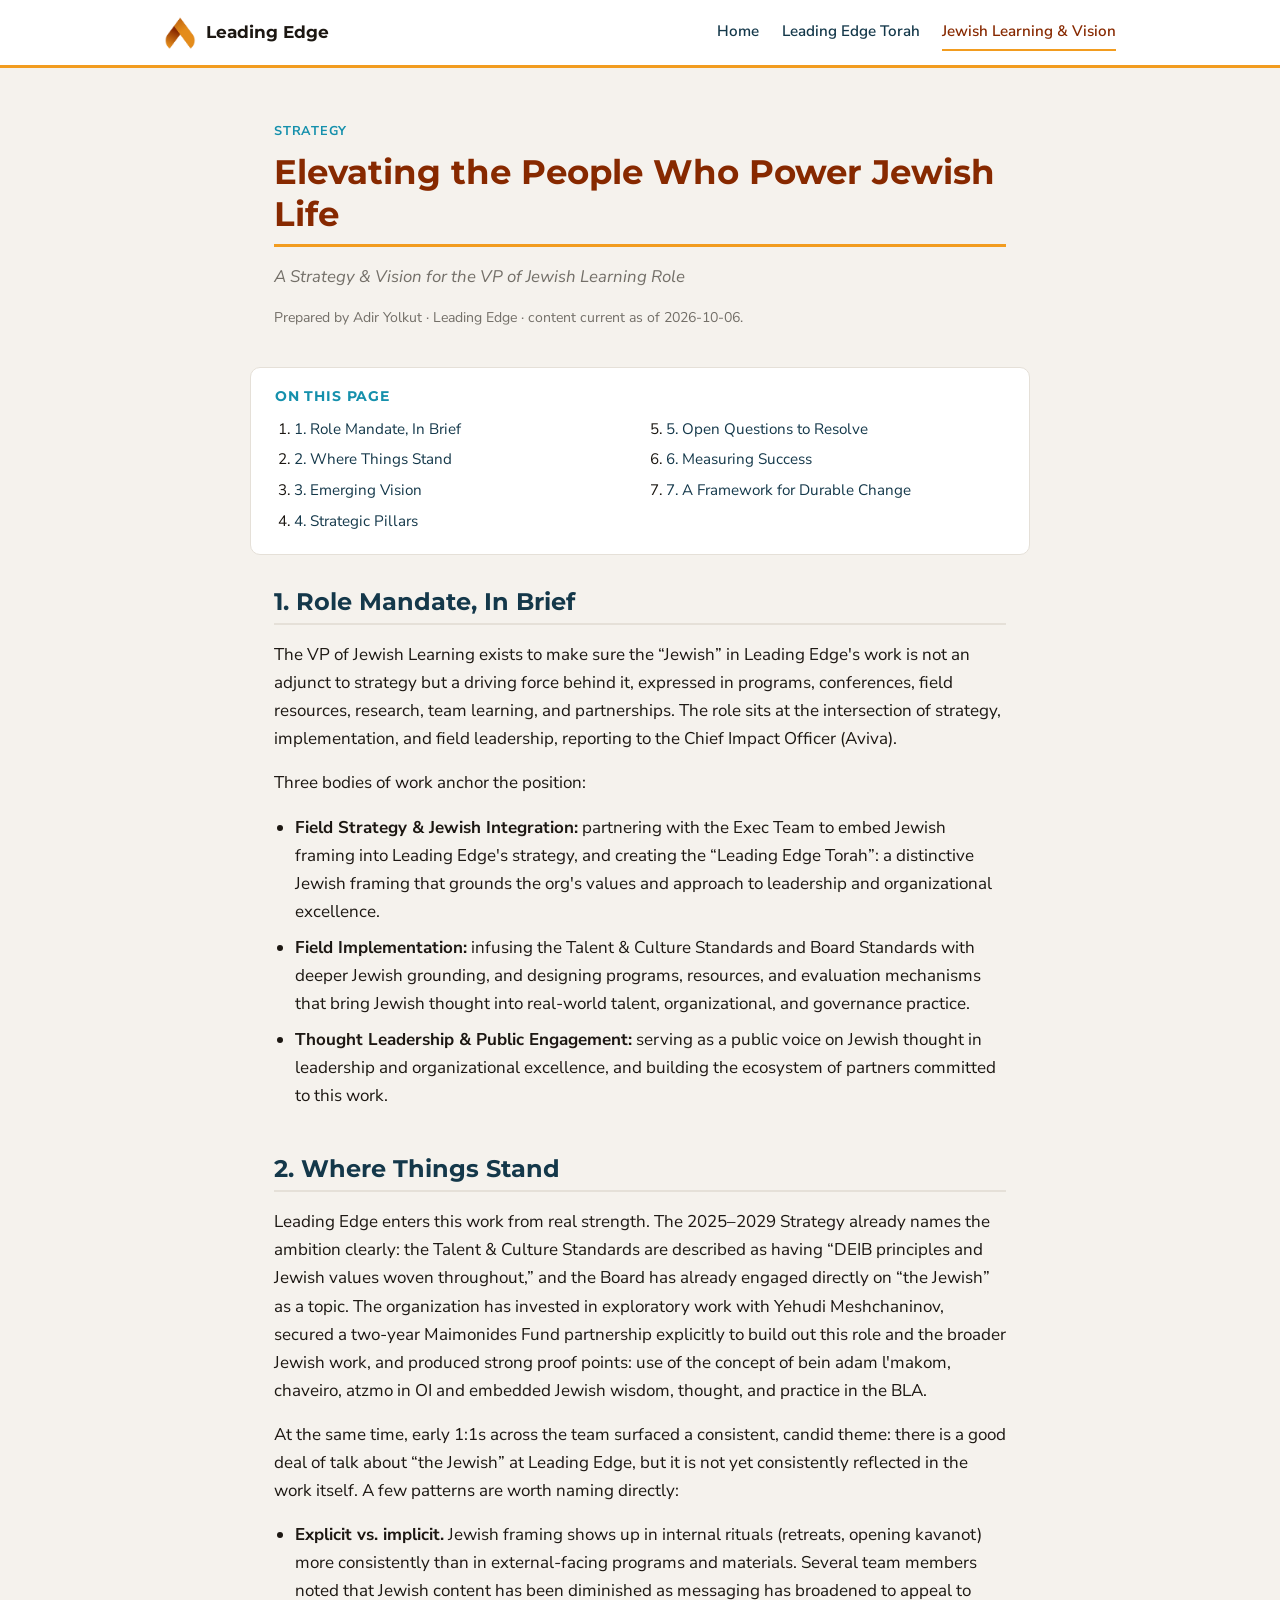
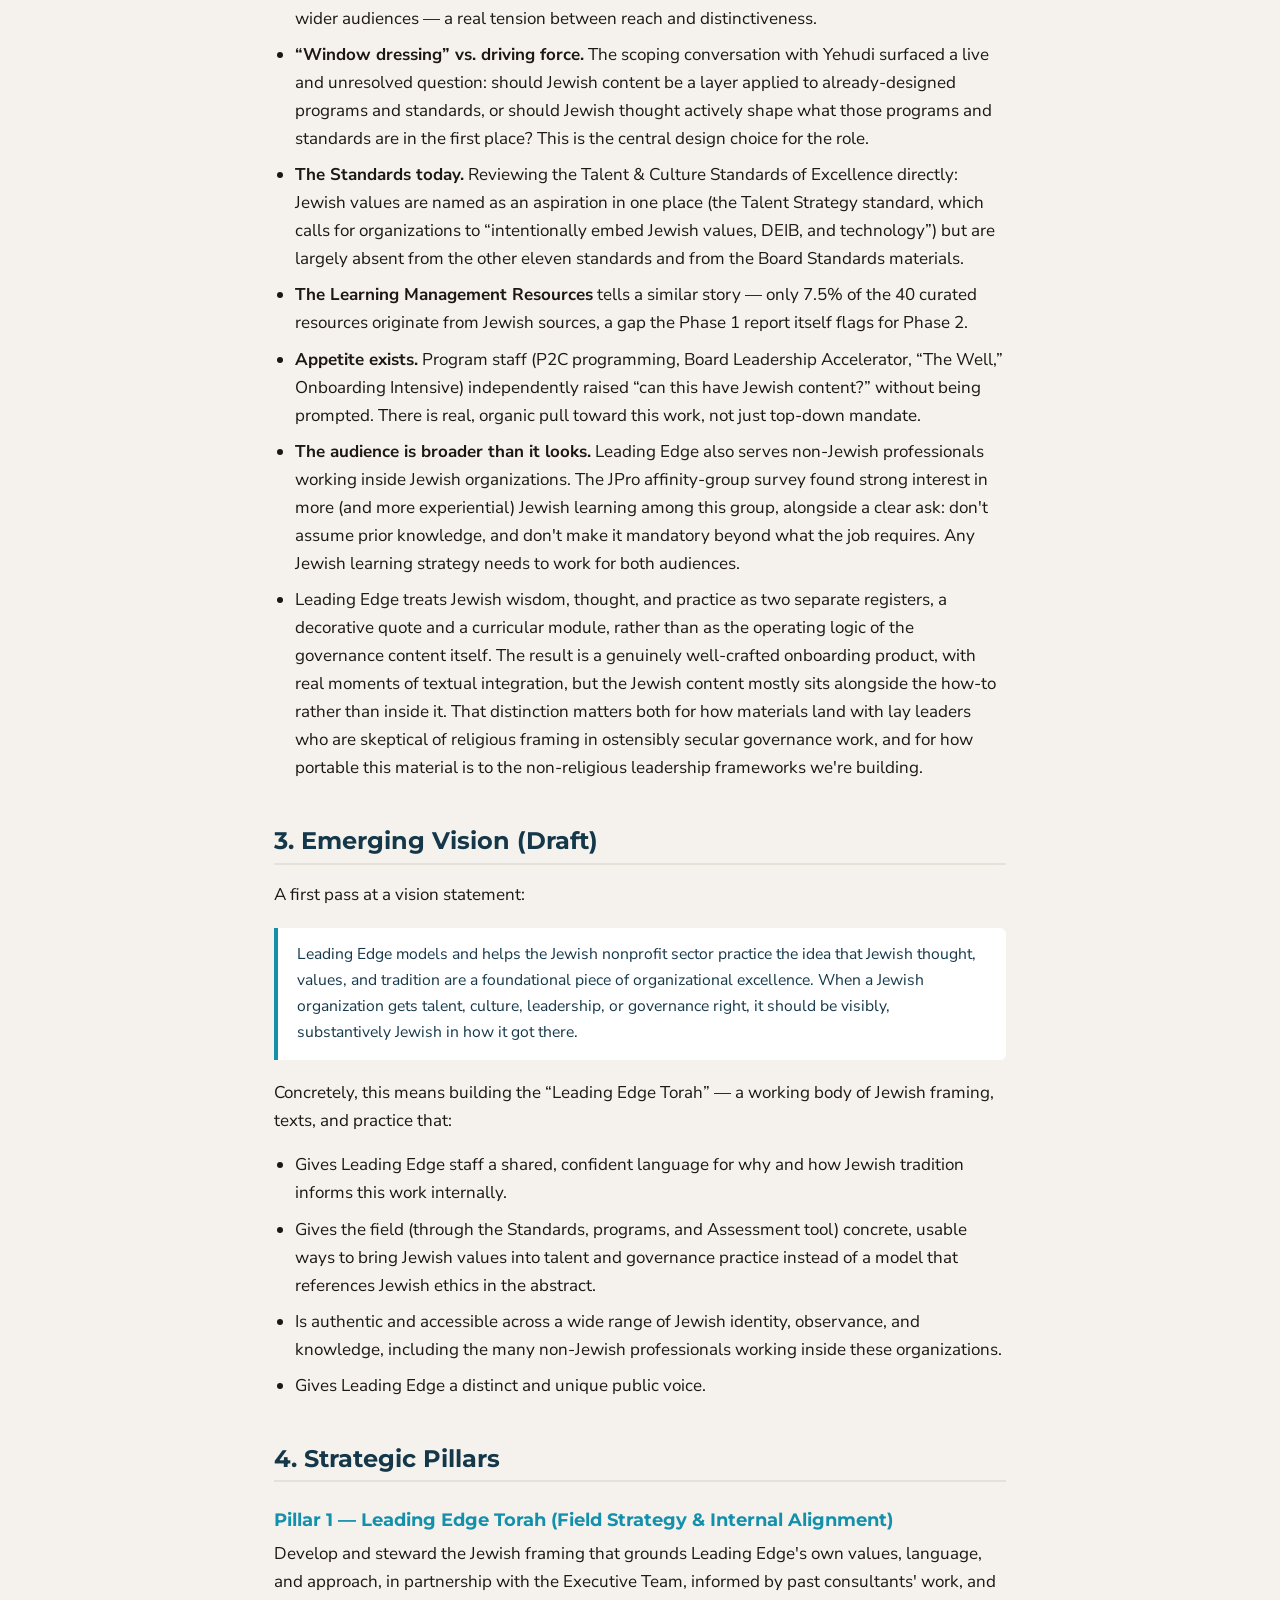
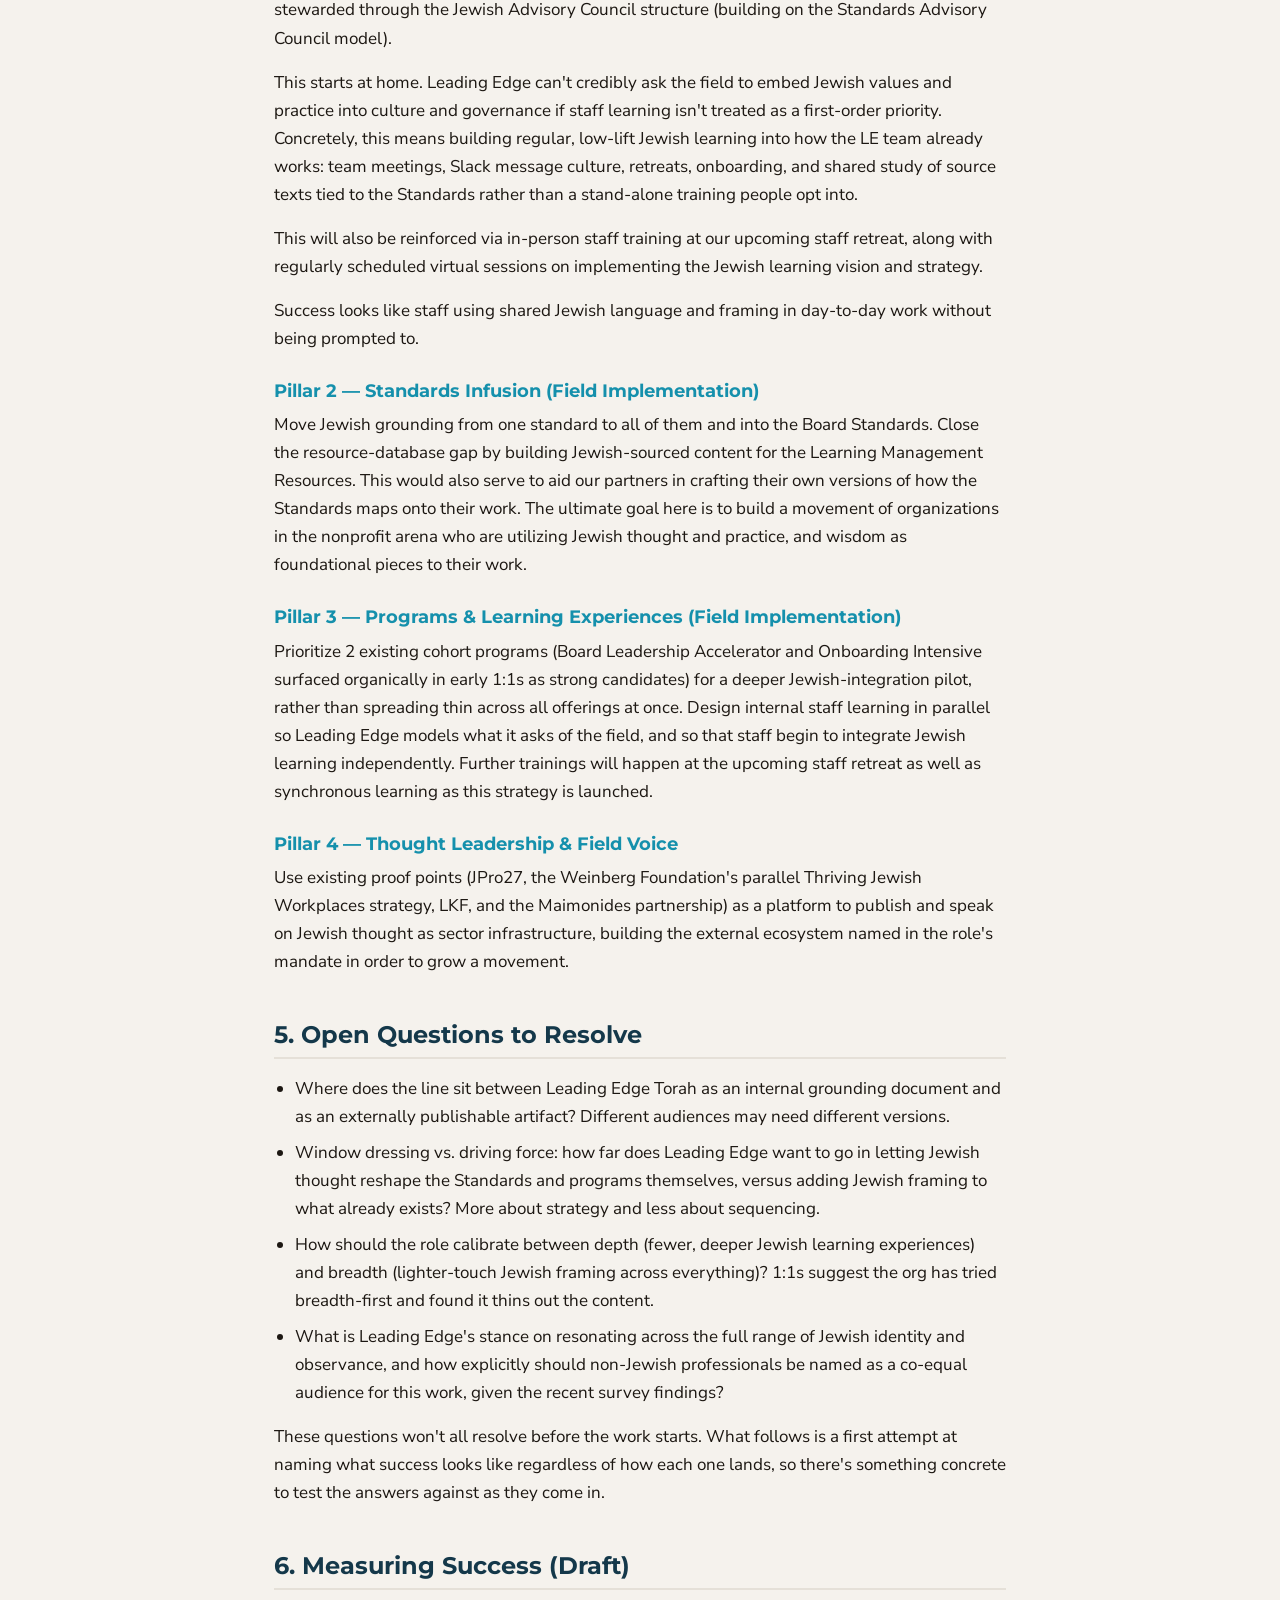
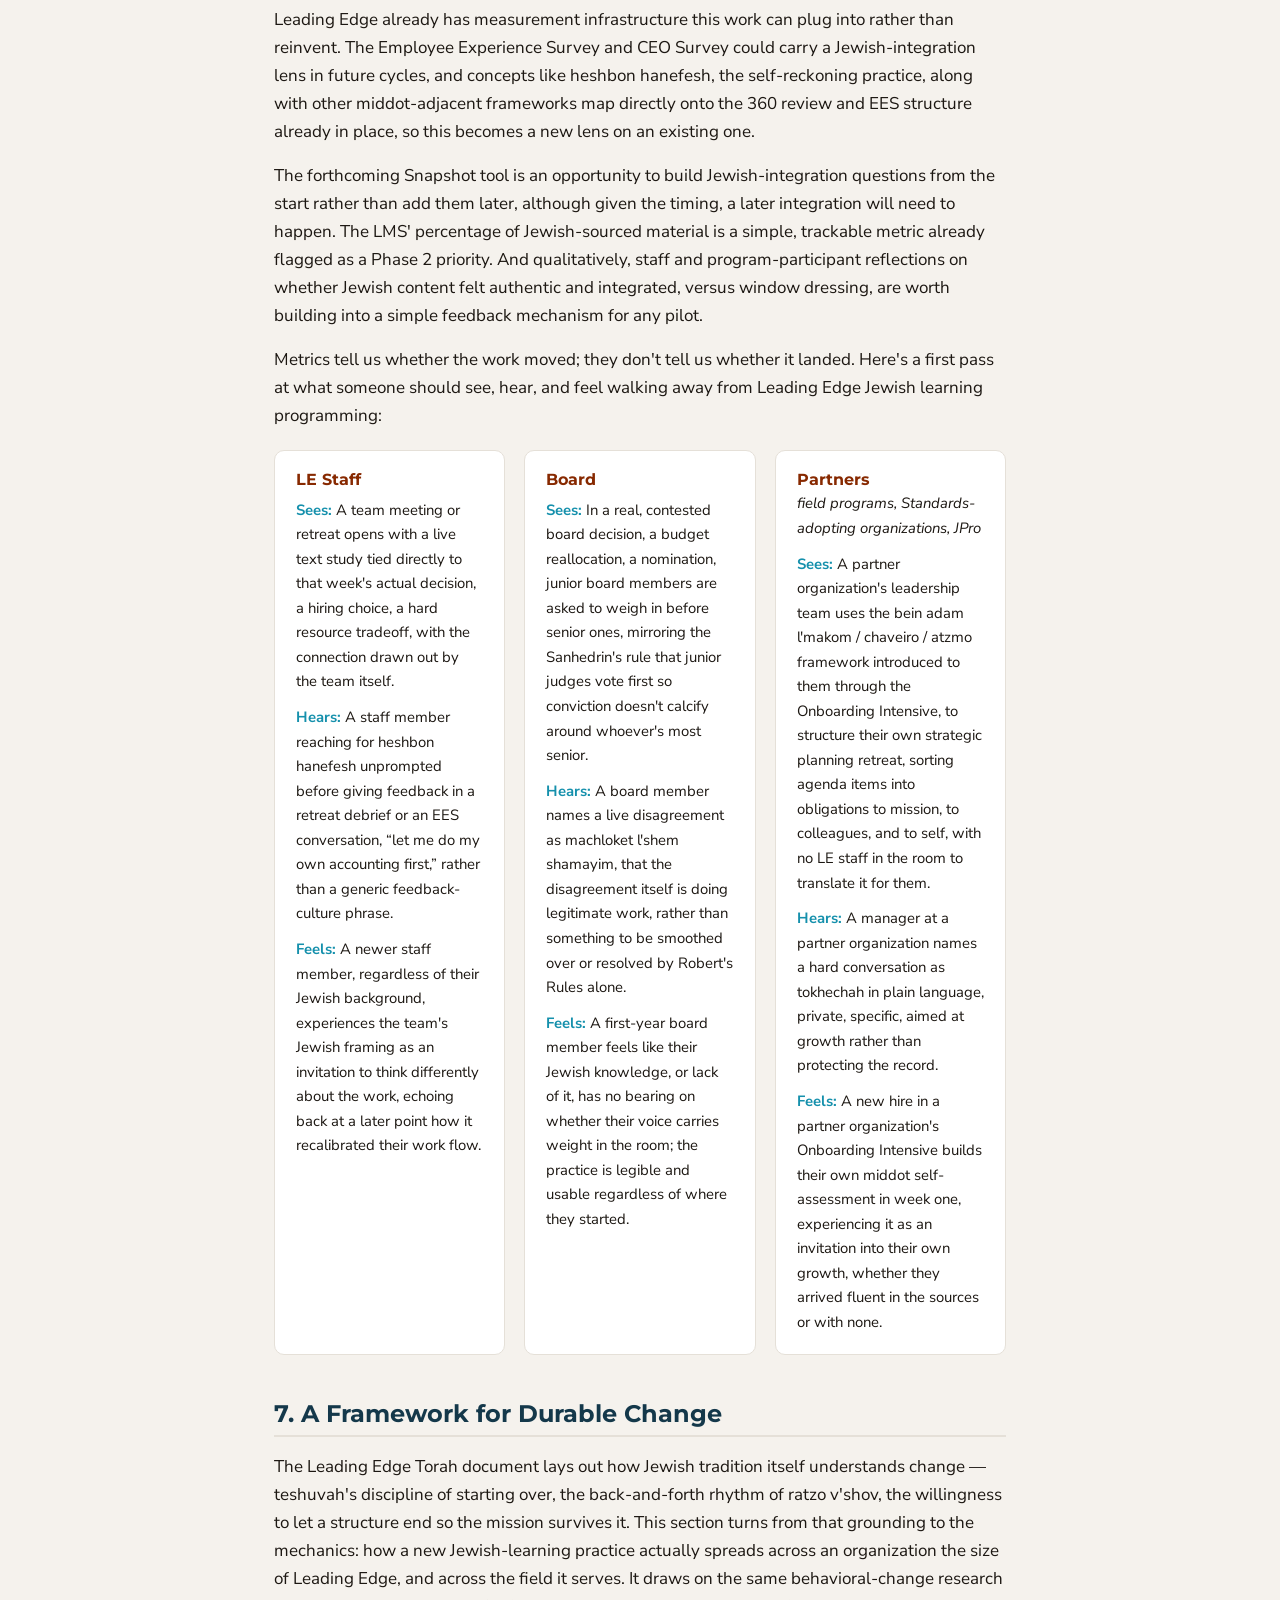
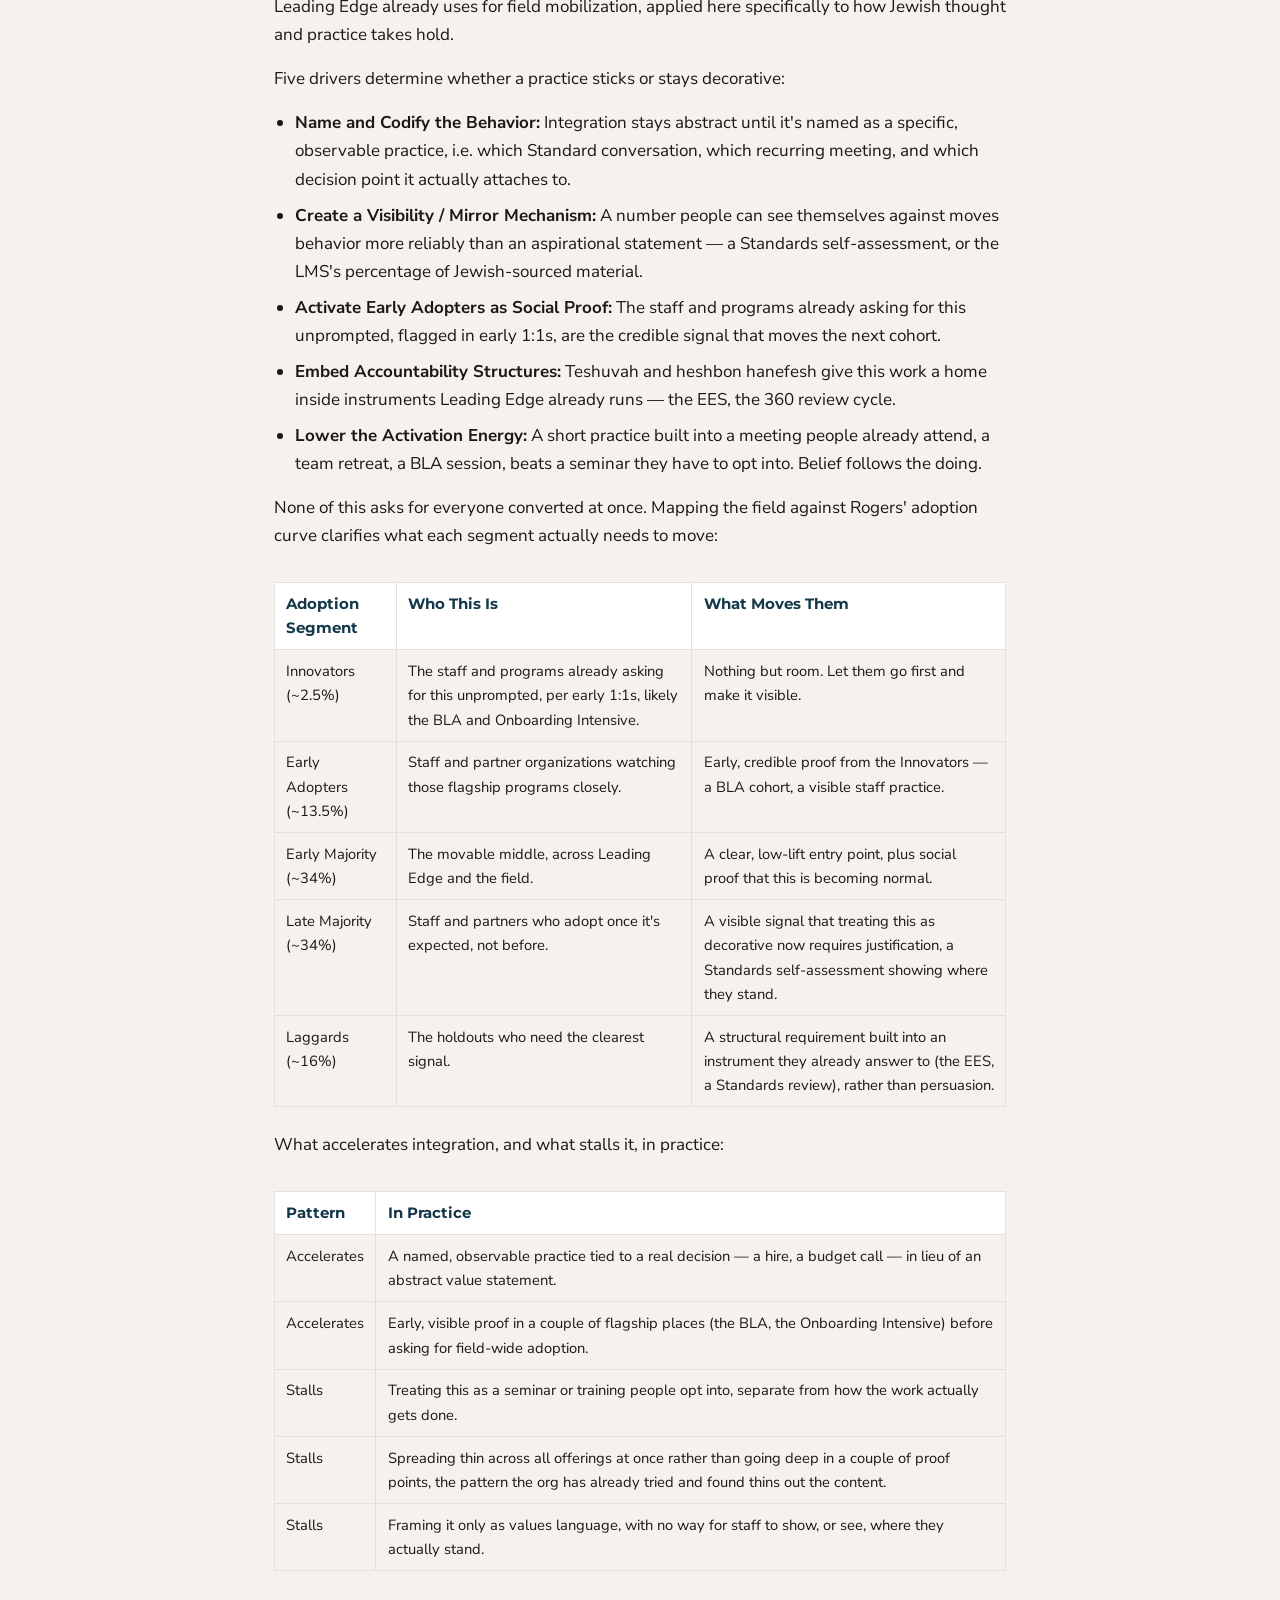
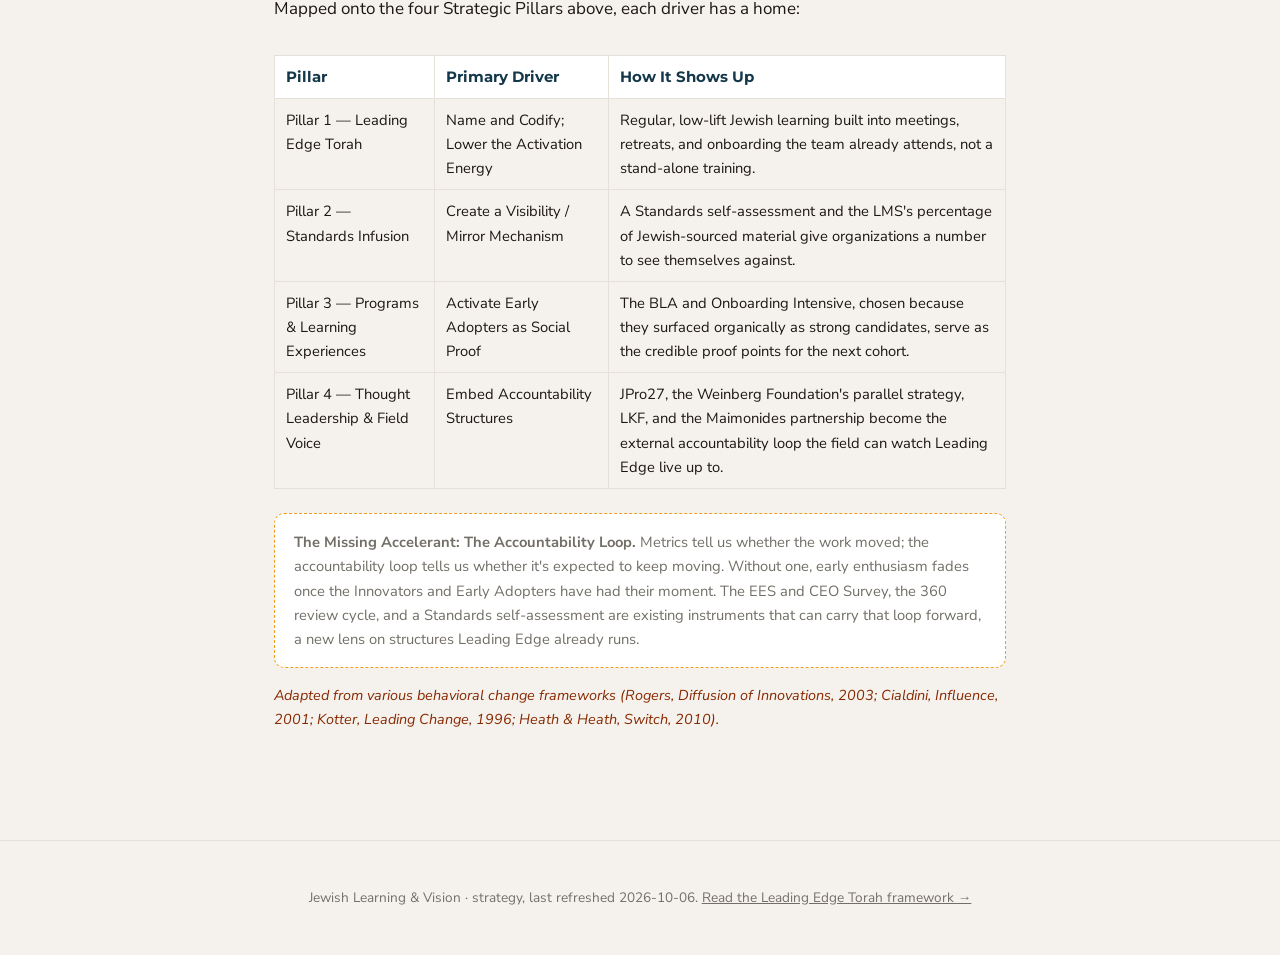
<file: vision.html>
<!doctype html>
<html lang="en">
<head>
<meta charset="utf-8">
<meta name="viewport" content="width=device-width, initial-scale=1">
<title>Jewish Learning &amp; Vision</title>
<meta name="description" content="A draft strategy and vision for the VP of Jewish Learning role at Leading Edge.">
<link rel="icon" href="assets/img/icon.png">
<link rel="preconnect" href="https://fonts.googleapis.com">
<link rel="preconnect" href="https://fonts.gstatic.com" crossorigin>
<link href="https://fonts.googleapis.com/css2?family=Montserrat:wght@600;700;800&family=Nunito+Sans:ital,wght@0,400;0,600;0,700;1,400&display=swap" rel="stylesheet">
<link rel="stylesheet" href="assets/css/style.css">
</head>
<body>

<header class="site-header">
  <div class="wrap">
    <a class="brand" href="index.html">
      <img src="assets/img/icon.png" alt="Leading Edge">
      <span>Leading Edge</span>
    </a>
    <nav class="site-nav">
      <a href="index.html">Home</a>
      <a href="torah.html">Leading Edge Torah</a>
      <a href="vision.html" class="active">Jewish Learning &amp; Vision</a>
    </nav>
  </div>
</header>

<div class="doc-header">
  <span class="eyebrow">Strategy</span>
  <h1>Elevating the People Who Power Jewish Life</h1>
  <p class="subtitle">A Strategy &amp; Vision for the VP of Jewish Learning Role</p>
  <p class="doc-meta">Prepared by Adir Yolkut &middot; Leading Edge &middot; content current as of 2026-10-06.</p>
</div>

<nav class="toc">
  <h2>On this page</h2>
  <div class="toc-inner">
    <ol>
      <li><a href="#mandate">1. Role Mandate, In Brief</a></li>
      <li><a href="#synthesis">2. Where Things Stand</a></li>
      <li><a href="#vision">3. Emerging Vision</a></li>
      <li><a href="#pillars">4. Strategic Pillars</a></li>
      <li><a href="#open-questions">5. Open Questions to Resolve</a></li>
      <li><a href="#measuring-success">6. Measuring Success</a></li>
      <li><a href="#durable-change">7. A Framework for Durable Change</a></li>
    </ol>
  </div>
</nav>

<div class="doc-body">

  <section id="mandate">
    <h2>1. Role Mandate, In Brief</h2>
    <p>The VP of Jewish Learning exists to make sure the &ldquo;Jewish&rdquo; in Leading Edge's work is not an adjunct to strategy but a driving force behind it, expressed in programs, conferences, field resources, research, team learning, and partnerships. The role sits at the intersection of strategy, implementation, and field leadership, reporting to the Chief Impact Officer (Aviva).</p>
    <p>Three bodies of work anchor the position:</p>
    <ul>
      <li><strong>Field Strategy &amp; Jewish Integration:</strong> partnering with the Exec Team to embed Jewish framing into Leading Edge's strategy, and creating the &ldquo;Leading Edge Torah&rdquo;: a distinctive Jewish framing that grounds the org's values and approach to leadership and organizational excellence.</li>
      <li><strong>Field Implementation:</strong> infusing the Talent &amp; Culture Standards and Board Standards with deeper Jewish grounding, and designing programs, resources, and evaluation mechanisms that bring Jewish thought into real-world talent, organizational, and governance practice.</li>
      <li><strong>Thought Leadership &amp; Public Engagement:</strong> serving as a public voice on Jewish thought in leadership and organizational excellence, and building the ecosystem of partners committed to this work.</li>
    </ul>
  </section>

  <section id="synthesis">
    <h2>2. Where Things Stand</h2>
    <p>Leading Edge enters this work from real strength. The 2025&ndash;2029 Strategy already names the ambition clearly: the Talent &amp; Culture Standards are described as having &ldquo;DEIB principles and Jewish values woven throughout,&rdquo; and the Board has already engaged directly on &ldquo;the Jewish&rdquo; as a topic. The organization has invested in exploratory work with Yehudi Meshchaninov, secured a two-year Maimonides Fund partnership explicitly to build out this role and the broader Jewish work, and produced strong proof points: use of the concept of bein adam l'makom, chaveiro, atzmo in OI and embedded Jewish wisdom, thought, and practice in the BLA.</p>
    <p>At the same time, early 1:1s across the team surfaced a consistent, candid theme: there is a good deal of talk about &ldquo;the Jewish&rdquo; at Leading Edge, but it is not yet consistently reflected in the work itself. A few patterns are worth naming directly:</p>
    <ul>
      <li><strong>Explicit vs. implicit.</strong> Jewish framing shows up in internal rituals (retreats, opening kavanot) more consistently than in external-facing programs and materials. Several team members noted that Jewish content has been diminished as messaging has broadened to appeal to wider audiences &mdash; a real tension between reach and distinctiveness.</li>
      <li><strong>&ldquo;Window dressing&rdquo; vs. driving force.</strong> The scoping conversation with Yehudi surfaced a live and unresolved question: should Jewish content be a layer applied to already-designed programs and standards, or should Jewish thought actively shape what those programs and standards are in the first place? This is the central design choice for the role.</li>
      <li><strong>The Standards today.</strong> Reviewing the Talent &amp; Culture Standards of Excellence directly: Jewish values are named as an aspiration in one place (the Talent Strategy standard, which calls for organizations to &ldquo;intentionally embed Jewish values, DEIB, and technology&rdquo;) but are largely absent from the other eleven standards and from the Board Standards materials.</li>
      <li><strong>The Learning Management Resources</strong> tells a similar story &mdash; only 7.5% of the 40 curated resources originate from Jewish sources, a gap the Phase 1 report itself flags for Phase 2.</li>
      <li><strong>Appetite exists.</strong> Program staff (P2C programming, Board Leadership Accelerator, &ldquo;The Well,&rdquo; Onboarding Intensive) independently raised &ldquo;can this have Jewish content?&rdquo; without being prompted. There is real, organic pull toward this work, not just top-down mandate.</li>
      <li><strong>The audience is broader than it looks.</strong> Leading Edge also serves non-Jewish professionals working inside Jewish organizations. The JPro affinity-group survey found strong interest in more (and more experiential) Jewish learning among this group, alongside a clear ask: don't assume prior knowledge, and don't make it mandatory beyond what the job requires. Any Jewish learning strategy needs to work for both audiences.</li>
      <li>Leading Edge treats Jewish wisdom, thought, and practice as two separate registers, a decorative quote and a curricular module, rather than as the operating logic of the governance content itself. The result is a genuinely well-crafted onboarding product, with real moments of textual integration, but the Jewish content mostly sits alongside the how-to rather than inside it. That distinction matters both for how materials land with lay leaders who are skeptical of religious framing in ostensibly secular governance work, and for how portable this material is to the non-religious leadership frameworks we're building.</li>
    </ul>
  </section>

  <section id="vision">
    <h2>3. Emerging Vision (Draft)</h2>
    <p>A first pass at a vision statement:</p>
    <blockquote>
      <p>Leading Edge models and helps the Jewish nonprofit sector practice the idea that Jewish thought, values, and tradition are a foundational piece of organizational excellence. When a Jewish organization gets talent, culture, leadership, or governance right, it should be visibly, substantively Jewish in how it got there.</p>
    </blockquote>
    <p>Concretely, this means building the &ldquo;Leading Edge Torah&rdquo; &mdash; a working body of Jewish framing, texts, and practice that:</p>
    <ul>
      <li>Gives Leading Edge staff a shared, confident language for why and how Jewish tradition informs this work internally.</li>
      <li>Gives the field (through the Standards, programs, and Assessment tool) concrete, usable ways to bring Jewish values into talent and governance practice instead of a model that references Jewish ethics in the abstract.</li>
      <li>Is authentic and accessible across a wide range of Jewish identity, observance, and knowledge, including the many non-Jewish professionals working inside these organizations.</li>
      <li>Gives Leading Edge a distinct and unique public voice.</li>
    </ul>
  </section>

  <section id="pillars">
    <h2>4. Strategic Pillars</h2>

    <h3>Pillar 1 &mdash; Leading Edge Torah (Field Strategy &amp; Internal Alignment)</h3>
    <p>Develop and steward the Jewish framing that grounds Leading Edge's own values, language, and approach, in partnership with the Executive Team, informed by past consultants' work, and stewarded through the Jewish Advisory Council structure (building on the Standards Advisory Council model).</p>
    <p>This starts at home. Leading Edge can't credibly ask the field to embed Jewish values and practice into culture and governance if staff learning isn't treated as a first-order priority. Concretely, this means building regular, low-lift Jewish learning into how the LE team already works: team meetings, Slack message culture, retreats, onboarding, and shared study of source texts tied to the Standards rather than a stand-alone training people opt into.</p>
    <p>This will also be reinforced via in-person staff training at our upcoming staff retreat, along with regularly scheduled virtual sessions on implementing the Jewish learning vision and strategy.</p>
    <p>Success looks like staff using shared Jewish language and framing in day-to-day work without being prompted to.</p>

    <h3>Pillar 2 &mdash; Standards Infusion (Field Implementation)</h3>
    <p>Move Jewish grounding from one standard to all of them and into the Board Standards. Close the resource-database gap by building Jewish-sourced content for the Learning Management Resources. This would also serve to aid our partners in crafting their own versions of how the Standards maps onto their work. The ultimate goal here is to build a movement of organizations in the nonprofit arena who are utilizing Jewish thought and practice, and wisdom as foundational pieces to their work.</p>

    <h3>Pillar 3 &mdash; Programs &amp; Learning Experiences (Field Implementation)</h3>
    <p>Prioritize 2 existing cohort programs (Board Leadership Accelerator and Onboarding Intensive surfaced organically in early 1:1s as strong candidates) for a deeper Jewish-integration pilot, rather than spreading thin across all offerings at once. Design internal staff learning in parallel so Leading Edge models what it asks of the field, and so that staff begin to integrate Jewish learning independently. Further trainings will happen at the upcoming staff retreat as well as synchronous learning as this strategy is launched.</p>

    <h3>Pillar 4 &mdash; Thought Leadership &amp; Field Voice</h3>
    <p>Use existing proof points (JPro27, the Weinberg Foundation's parallel Thriving Jewish Workplaces strategy, LKF, and the Maimonides partnership) as a platform to publish and speak on Jewish thought as sector infrastructure, building the external ecosystem named in the role's mandate in order to grow a movement.</p>
  </section>

  <section id="open-questions">
    <h2>5. Open Questions to Resolve</h2>
    <ul>
      <li>Where does the line sit between Leading Edge Torah as an internal grounding document and as an externally publishable artifact? Different audiences may need different versions.</li>
      <li>Window dressing vs. driving force: how far does Leading Edge want to go in letting Jewish thought reshape the Standards and programs themselves, versus adding Jewish framing to what already exists? More about strategy and less about sequencing.</li>
      <li>How should the role calibrate between depth (fewer, deeper Jewish learning experiences) and breadth (lighter-touch Jewish framing across everything)? 1:1s suggest the org has tried breadth-first and found it thins out the content.</li>
      <li>What is Leading Edge's stance on resonating across the full range of Jewish identity and observance, and how explicitly should non-Jewish professionals be named as a co-equal audience for this work, given the recent survey findings?</li>
    </ul>
    <p>These questions won't all resolve before the work starts. What follows is a first attempt at naming what success looks like regardless of how each one lands, so there's something concrete to test the answers against as they come in.</p>
  </section>

  <section id="measuring-success">
    <h2>6. Measuring Success (Draft)</h2>
    <p>Leading Edge already has measurement infrastructure this work can plug into rather than reinvent. The Employee Experience Survey and CEO Survey could carry a Jewish-integration lens in future cycles, and concepts like heshbon hanefesh, the self-reckoning practice, along with other middot-adjacent frameworks map directly onto the 360 review and EES structure already in place, so this becomes a new lens on an existing one.</p>
    <p>The forthcoming Snapshot tool is an opportunity to build Jewish-integration questions from the start rather than add them later, although given the timing, a later integration will need to happen. The LMS' percentage of Jewish-sourced material is a simple, trackable metric already flagged as a Phase 2 priority. And qualitatively, staff and program-participant reflections on whether Jewish content felt authentic and integrated, versus window dressing, are worth building into a simple feedback mechanism for any pilot.</p>
    <p>Metrics tell us whether the work moved; they don't tell us whether it landed. Here's a first pass at what someone should see, hear, and feel walking away from Leading Edge Jewish learning programming:</p>

    <div class="audience-grid">
      <div class="audience-card">
        <h4>LE Staff</h4>
        <p><strong>Sees:</strong> A team meeting or retreat opens with a live text study tied directly to that week's actual decision, a hiring choice, a hard resource tradeoff, with the connection drawn out by the team itself.</p>
        <p><strong>Hears:</strong> A staff member reaching for heshbon hanefesh unprompted before giving feedback in a retreat debrief or an EES conversation, &ldquo;let me do my own accounting first,&rdquo; rather than a generic feedback-culture phrase.</p>
        <p><strong>Feels:</strong> A newer staff member, regardless of their Jewish background, experiences the team's Jewish framing as an invitation to think differently about the work, echoing back at a later point how it recalibrated their work flow.</p>
      </div>
      <div class="audience-card">
        <h4>Board</h4>
        <p><strong>Sees:</strong> In a real, contested board decision, a budget reallocation, a nomination, junior board members are asked to weigh in before senior ones, mirroring the Sanhedrin's rule that junior judges vote first so conviction doesn't calcify around whoever's most senior.</p>
        <p><strong>Hears:</strong> A board member names a live disagreement as machloket l'shem shamayim, that the disagreement itself is doing legitimate work, rather than something to be smoothed over or resolved by Robert's Rules alone.</p>
        <p><strong>Feels:</strong> A first-year board member feels like their Jewish knowledge, or lack of it, has no bearing on whether their voice carries weight in the room; the practice is legible and usable regardless of where they started.</p>
      </div>
      <div class="audience-card">
        <h4>Partners</h4>
        <p style="margin-top:-0.4rem;"><em>field programs, Standards-adopting organizations, JPro</em></p>
        <p><strong>Sees:</strong> A partner organization's leadership team uses the bein adam l'makom / chaveiro / atzmo framework introduced to them through the Onboarding Intensive, to structure their own strategic planning retreat, sorting agenda items into obligations to mission, to colleagues, and to self, with no LE staff in the room to translate it for them.</p>
        <p><strong>Hears:</strong> A manager at a partner organization names a hard conversation as tokhechah in plain language, private, specific, aimed at growth rather than protecting the record.</p>
        <p><strong>Feels:</strong> A new hire in a partner organization's Onboarding Intensive builds their own middot self-assessment in week one, experiencing it as an invitation into their own growth, whether they arrived fluent in the sources or with none.</p>
      </div>
    </div>
  </section>

  <section id="durable-change">
    <h2>7. A Framework for Durable Change</h2>
    <p>The Leading Edge Torah document lays out how Jewish tradition itself understands change &mdash; teshuvah's discipline of starting over, the back-and-forth rhythm of ratzo v'shov, the willingness to let a structure end so the mission survives it. This section turns from that grounding to the mechanics: how a new Jewish-learning practice actually spreads across an organization the size of Leading Edge, and across the field it serves. It draws on the same behavioral-change research Leading Edge already uses for field mobilization, applied here specifically to how Jewish thought and practice takes hold.</p>
    <p>Five drivers determine whether a practice sticks or stays decorative:</p>
    <ul>
      <li><strong>Name and Codify the Behavior:</strong> Integration stays abstract until it's named as a specific, observable practice, i.e. which Standard conversation, which recurring meeting, and which decision point it actually attaches to.</li>
      <li><strong>Create a Visibility / Mirror Mechanism:</strong> A number people can see themselves against moves behavior more reliably than an aspirational statement &mdash; a Standards self-assessment, or the LMS's percentage of Jewish-sourced material.</li>
      <li><strong>Activate Early Adopters as Social Proof:</strong> The staff and programs already asking for this unprompted, flagged in early 1:1s, are the credible signal that moves the next cohort.</li>
      <li><strong>Embed Accountability Structures:</strong> Teshuvah and heshbon hanefesh give this work a home inside instruments Leading Edge already runs &mdash; the EES, the 360 review cycle.</li>
      <li><strong>Lower the Activation Energy:</strong> A short practice built into a meeting people already attend, a team retreat, a BLA session, beats a seminar they have to opt into. Belief follows the doing.</li>
    </ul>
    <p>None of this asks for everyone converted at once. Mapping the field against Rogers' adoption curve clarifies what each segment actually needs to move:</p>
    <div style="overflow-x:auto;">
      <table class="data-table">
        <thead>
          <tr><th>Adoption Segment</th><th>Who This Is</th><th>What Moves Them</th></tr>
        </thead>
        <tbody>
          <tr><td>Innovators (~2.5%)</td><td>The staff and programs already asking for this unprompted, per early 1:1s, likely the BLA and Onboarding Intensive.</td><td>Nothing but room. Let them go first and make it visible.</td></tr>
          <tr><td>Early Adopters (~13.5%)</td><td>Staff and partner organizations watching those flagship programs closely.</td><td>Early, credible proof from the Innovators &mdash; a BLA cohort, a visible staff practice.</td></tr>
          <tr><td>Early Majority (~34%)</td><td>The movable middle, across Leading Edge and the field.</td><td>A clear, low-lift entry point, plus social proof that this is becoming normal.</td></tr>
          <tr><td>Late Majority (~34%)</td><td>Staff and partners who adopt once it's expected, not before.</td><td>A visible signal that treating this as decorative now requires justification, a Standards self-assessment showing where they stand.</td></tr>
          <tr><td>Laggards (~16%)</td><td>The holdouts who need the clearest signal.</td><td>A structural requirement built into an instrument they already answer to (the EES, a Standards review), rather than persuasion.</td></tr>
        </tbody>
      </table>
    </div>
    <p>What accelerates integration, and what stalls it, in practice:</p>
    <div style="overflow-x:auto;">
      <table class="data-table">
        <thead>
          <tr><th>Pattern</th><th>In Practice</th></tr>
        </thead>
        <tbody>
          <tr><td>Accelerates</td><td>A named, observable practice tied to a real decision &mdash; a hire, a budget call &mdash; in lieu of an abstract value statement.</td></tr>
          <tr><td>Accelerates</td><td>Early, visible proof in a couple of flagship places (the BLA, the Onboarding Intensive) before asking for field-wide adoption.</td></tr>
          <tr><td>Stalls</td><td>Treating this as a seminar or training people opt into, separate from how the work actually gets done.</td></tr>
          <tr><td>Stalls</td><td>Spreading thin across all offerings at once rather than going deep in a couple of proof points, the pattern the org has already tried and found thins out the content.</td></tr>
          <tr><td>Stalls</td><td>Framing it only as values language, with no way for staff to show, or see, where they actually stand.</td></tr>
        </tbody>
      </table>
    </div>
    <p>Mapped onto the four Strategic Pillars above, each driver has a home:</p>
    <div style="overflow-x:auto;">
      <table class="data-table">
        <thead>
          <tr><th>Pillar</th><th>Primary Driver</th><th>How It Shows Up</th></tr>
        </thead>
        <tbody>
          <tr><td>Pillar 1 &mdash; Leading Edge Torah</td><td>Name and Codify; Lower the Activation Energy</td><td>Regular, low-lift Jewish learning built into meetings, retreats, and onboarding the team already attends, not a stand-alone training.</td></tr>
          <tr><td>Pillar 2 &mdash; Standards Infusion</td><td>Create a Visibility / Mirror Mechanism</td><td>A Standards self-assessment and the LMS's percentage of Jewish-sourced material give organizations a number to see themselves against.</td></tr>
          <tr><td>Pillar 3 &mdash; Programs &amp; Learning Experiences</td><td>Activate Early Adopters as Social Proof</td><td>The BLA and Onboarding Intensive, chosen because they surfaced organically as strong candidates, serve as the credible proof points for the next cohort.</td></tr>
          <tr><td>Pillar 4 &mdash; Thought Leadership &amp; Field Voice</td><td>Embed Accountability Structures</td><td>JPro27, the Weinberg Foundation's parallel strategy, LKF, and the Maimonides partnership become the external accountability loop the field can watch Leading Edge live up to.</td></tr>
        </tbody>
      </table>
    </div>
    <p class="callout"><strong>The Missing Accelerant: The Accountability Loop.</strong> Metrics tell us whether the work moved; the accountability loop tells us whether it's expected to keep moving. Without one, early enthusiasm fades once the Innovators and Early Adopters have had their moment. The EES and CEO Survey, the 360 review cycle, and a Standards self-assessment are existing instruments that can carry that loop forward, a new lens on structures Leading Edge already runs.</p>
    <p class="source-note">Adapted from various behavioral change frameworks (Rogers, <em>Diffusion of Innovations</em>, 2003; Cialdini, <em>Influence</em>, 2001; Kotter, <em>Leading Change</em>, 1996; Heath &amp; Heath, <em>Switch</em>, 2010).</p>
  </section>

</div>

<footer class="site-footer">
  <p>Jewish Learning &amp; Vision &middot; strategy, last refreshed 2026-10-06. <a href="torah.html">Read the Leading Edge Torah framework &rarr;</a></p>
</footer>

</body>
</html>
</file>
<file: assets/css/style.css>
/* Leading Edge Torah & Vision — shared site styles */

:root {
  --stone-light: #F5F2ED;
  --stone-dark: #1C1712;
  --stone-med: #736F68;
  --ochre: #F29C1F;
  --rust: #872900;
  --ink-dark: #14384A;
  --ink-med: #1590AC;

  --max-width: 780px;
  --radius: 10px;
}

* { box-sizing: border-box; }

html { scroll-behavior: smooth; }

body {
  margin: 0;
  background: var(--stone-light);
  color: var(--stone-dark);
  font-family: "Nunito Sans", -apple-system, BlinkMacSystemFont, "Segoe UI", sans-serif;
  line-height: 1.65;
  font-size: 17px;
}

h1, h2, h3, h4 {
  font-family: "Montserrat", -apple-system, BlinkMacSystemFont, "Segoe UI", sans-serif;
  line-height: 1.25;
  font-weight: 700;
}

a { color: var(--ink-med); }
a:hover { color: var(--rust); }

img { max-width: 100%; }

/* ---------- Header / nav ---------- */

.site-header {
  border-bottom: 3px solid var(--ochre);
  background: #fff;
}

.site-header .wrap {
  max-width: 1000px;
  margin: 0 auto;
  display: flex;
  align-items: center;
  justify-content: space-between;
  padding: 0.9rem 1.5rem;
  gap: 1rem;
  flex-wrap: wrap;
}

.brand {
  display: flex;
  align-items: center;
  gap: 0.6rem;
  text-decoration: none;
  color: var(--stone-dark);
}

.brand img { height: 34px; width: auto; display: block; }

.brand span {
  font-family: "Montserrat", sans-serif;
  font-weight: 700;
  font-size: 1.05rem;
  color: var(--stone-dark);
}

.site-nav {
  display: flex;
  gap: 1.4rem;
  flex-wrap: wrap;
}

.site-nav a {
  text-decoration: none;
  color: var(--ink-dark);
  font-weight: 600;
  font-size: 0.95rem;
  padding: 0.3rem 0;
  border-bottom: 2px solid transparent;
}

.site-nav a:hover,
.site-nav a.active {
  border-bottom-color: var(--ochre);
  color: var(--rust);
}

/* ---------- Hero (landing page) ---------- */

.hero {
  max-width: 1000px;
  margin: 0 auto;
  padding: 4rem 1.5rem 3rem;
  text-align: center;
}

.hero img.hero-logo {
  height: 88px;
  width: auto;
  margin-bottom: 1.5rem;
}

.hero h1 {
  color: var(--rust);
  font-size: 2.4rem;
  margin: 0 0 0.75rem;
}

.hero p.lede {
  max-width: 620px;
  margin: 0 auto;
  color: var(--stone-med);
  font-size: 1.15rem;
}

.card-grid {
  max-width: 1000px;
  margin: 0 auto;
  padding: 0 1.5rem 4rem;
  display: grid;
  grid-template-columns: repeat(auto-fit, minmax(280px, 1fr));
  gap: 1.5rem;
}

.doc-card {
  background: #fff;
  border-radius: var(--radius);
  border: 1px solid #e5e0d8;
  padding: 1.75rem;
  text-decoration: none;
  color: inherit;
  display: block;
  transition: box-shadow 0.15s ease, transform 0.15s ease;
}

.doc-card:hover {
  box-shadow: 0 6px 20px rgba(28,23,18,0.08);
  transform: translateY(-2px);
}

.doc-card .eyebrow {
  text-transform: uppercase;
  letter-spacing: 0.06em;
  font-size: 0.75rem;
  font-weight: 700;
  color: var(--ink-med);
  margin-bottom: 0.5rem;
  display: block;
}

.doc-card h2 {
  margin: 0 0 0.6rem;
  font-size: 1.35rem;
  color: var(--ink-dark);
}

.doc-card p {
  margin: 0;
  color: var(--stone-med);
  font-size: 0.98rem;
}

.doc-card .go {
  display: inline-block;
  margin-top: 1rem;
  font-weight: 700;
  color: var(--rust);
  font-size: 0.92rem;
}

/* ---------- Document pages ---------- */

.doc-header {
  max-width: var(--max-width);
  margin: 0 auto;
  padding: 3rem 1.5rem 1.5rem;
}

.doc-header .eyebrow {
  text-transform: uppercase;
  letter-spacing: 0.06em;
  font-size: 0.8rem;
  font-weight: 700;
  color: var(--ink-med);
}

.doc-header h1 {
  color: var(--rust);
  font-size: 2.1rem;
  margin: 0.4rem 0 0.4rem;
  border-bottom: 3px solid var(--ochre);
  padding-bottom: 0.6rem;
  display: inline-block;
}

.doc-header .subtitle {
  color: var(--stone-med);
  font-style: italic;
  font-size: 1.05rem;
  margin: 0.6rem 0 0;
}

.doc-meta {
  color: var(--stone-med);
  font-size: 0.88rem;
  margin-top: 0.9rem;
}

/* Table of contents */

.toc {
  max-width: var(--max-width);
  margin: 0 auto 2rem;
  padding: 1.25rem 1.5rem;
  background: #fff;
  border: 1px solid #e5e0d8;
  border-radius: var(--radius);
}

.toc-inner {
  max-width: 100%;
}

.toc h2 {
  font-size: 0.85rem;
  text-transform: uppercase;
  letter-spacing: 0.06em;
  color: var(--ink-med);
  margin: 0 0 0.75rem;
}

.toc ol {
  margin: 0;
  padding-left: 1.2rem;
  columns: 2;
  column-gap: 2rem;
}

.toc li { margin-bottom: 0.35rem; font-size: 0.95rem; }
.toc a { text-decoration: none; color: var(--ink-dark); }
.toc a:hover { color: var(--rust); }

/* Edition toggle */

.edition-toggle {
  max-width: var(--max-width);
  margin: 0 auto 1rem;
  padding: 0 1.5rem;
  display: flex;
  align-items: center;
  gap: 0.75rem;
  flex-wrap: wrap;
}

.edition-toggle .label {
  font-weight: 700;
  font-size: 0.9rem;
  color: var(--stone-med);
}

.toggle-group {
  display: inline-flex;
  border: 2px solid var(--ochre);
  border-radius: 999px;
  overflow: hidden;
}

.toggle-group button {
  border: none;
  background: #fff;
  padding: 0.45rem 1.1rem;
  font-family: "Montserrat", sans-serif;
  font-weight: 700;
  font-size: 0.85rem;
  cursor: pointer;
  color: var(--ink-dark);
}

.toggle-group button.active {
  background: var(--ochre);
  color: var(--stone-dark);
}

/* Content body */

.doc-body {
  max-width: var(--max-width);
  margin: 0 auto;
  padding: 0 1.5rem 4rem;
}

.doc-body section { margin-bottom: 2.75rem; scroll-margin-top: 1.5rem; }

.doc-body h2 {
  color: var(--ink-dark);
  font-size: 1.5rem;
  border-bottom: 2px solid #e5e0d8;
  padding-bottom: 0.4rem;
  margin-bottom: 1rem;
}

.doc-body h3 {
  color: var(--ink-med);
  font-size: 1.15rem;
  margin: 1.6rem 0 0.6rem;
}

.term-translit {
  display: inline-block;
  font-weight: 400;
  font-style: italic;
  font-size: 0.8em;
  color: var(--stone-med);
  margin-left: 0.5rem;
}
.term-translit em { font-style: italic; }

.doc-body h4 {
  color: var(--ink-med);
  font-size: 1rem;
  margin: 1.3rem 0 0.5rem;
  text-decoration: underline;
  text-decoration-color: var(--ochre);
}

.doc-body p { margin: 0 0 1rem; }

.doc-body ul {
  margin: 0 0 1rem;
  padding-left: 1.3rem;
}
.doc-body li { margin-bottom: 0.5rem; }

.source-note {
  color: var(--rust);
  font-size: 0.9rem;
  font-style: italic;
}

.standards-note {
  color: var(--stone-med);
  font-size: 0.92rem;
  font-style: italic;
  margin: -0.4rem 0 0.7rem;
}

blockquote {
  margin: 1.2rem 0;
  padding: 0.9rem 1.2rem;
  border-left: 4px solid var(--ink-med);
  background: #fff;
  border-radius: 0 6px 6px 0;
  color: var(--ink-dark);
  font-size: 0.98rem;
}
blockquote p { margin: 0 0 0.6rem; }
blockquote p:last-child { margin-bottom: 0; }

.try-this {
  margin-top: 0.8rem;
  padding: 0.85rem 1rem;
  background: #EAF6F9;
  border-left: 4px solid var(--ink-med);
  border-radius: 0 6px 6px 0;
  font-size: 0.95rem;
}
.try-this strong { color: var(--ink-med); }

.contemporary-voice {
  margin-top: 0.8rem;
  padding: 0.85rem 1rem;
  background: #EAF6F9;
  border-left: 4px solid var(--ink-med);
  border-radius: 0 6px 6px 0;
  font-size: 0.95rem;
}
.contemporary-voice .label {
  color: var(--ink-med);
  font-weight: 700;
  display: block;
  margin-bottom: 0.3rem;
}

.go-deeper {
  margin-top: 0.8rem;
  padding: 0.85rem 1rem;
  background: #fff;
  border-left: 4px solid var(--stone-med);
  border-radius: 0 6px 6px 0;
  font-size: 0.93rem;
  color: var(--stone-dark);
}
.go-deeper .label {
  color: var(--stone-med);
  font-weight: 700;
  text-transform: uppercase;
  letter-spacing: 0.04em;
  font-size: 0.78rem;
  display: block;
  margin-bottom: 0.5rem;
}
.go-deeper p { margin: 0 0 0.7rem; }
.go-deeper p:last-child { margin-bottom: 0; }

.domain-card {
  background: #fff;
  border: 1px solid #e5e0d8;
  border-radius: var(--radius);
  padding: 1.3rem 1.4rem;
  margin-bottom: 1.5rem;
}

.domain-card h4 { margin-top: 0; }

/* Glossary accordion */

.glossary-item {
  border: 1px solid #e5e0d8;
  border-radius: 8px;
  margin-bottom: 0.6rem;
  background: #fff;
  overflow: hidden;
}

.glossary-item summary {
  cursor: pointer;
  padding: 0.85rem 1.1rem;
  font-weight: 700;
  font-family: "Montserrat", sans-serif;
  color: var(--ink-dark);
  list-style: none;
  display: flex;
  align-items: center;
  justify-content: space-between;
  gap: 1rem;
}

.glossary-item summary::-webkit-details-marker { display: none; }

.glossary-item summary::after {
  content: "+";
  font-size: 1.2rem;
  color: var(--ochre);
  flex-shrink: 0;
}

.glossary-item[open] summary::after { content: "\2212"; }

.glossary-item .term-def {
  padding: 0 1.1rem 1rem;
  color: var(--stone-dark);
}

.glossary-item .term-def .source-note { display: block; margin-top: 0.5rem; }
.glossary-item .term-def .practice-note {
  margin-top: 0.5rem;
  color: var(--ink-med);
  font-style: italic;
  font-size: 0.93rem;
}

/* Measuring-success cards */

.audience-grid {
  display: grid;
  grid-template-columns: repeat(auto-fit, minmax(220px, 1fr));
  gap: 1.2rem;
  margin: 1.2rem 0 2rem;
}

.audience-card {
  background: #fff;
  border: 1px solid #e5e0d8;
  border-radius: var(--radius);
  padding: 1.2rem 1.3rem;
}

.audience-card h4 {
  margin-top: 0;
  color: var(--rust);
  text-decoration: none;
}

.audience-card p { font-size: 0.93rem; margin-bottom: 0.7rem; }
.audience-card p:last-child { margin-bottom: 0; }
.audience-card strong { color: var(--ink-med); }

table.data-table {
  width: 100%;
  border-collapse: collapse;
  margin: 1rem 0 1.5rem;
  font-size: 0.92rem;
}
table.data-table th, table.data-table td {
  border: 1px solid #e5e0d8;
  padding: 0.55rem 0.7rem;
  text-align: left;
  vertical-align: top;
}
table.data-table th {
  background: #fff;
  color: var(--ink-dark);
  font-family: "Montserrat", sans-serif;
}

.callout {
  background: #fff;
  border: 1px dashed var(--ochre);
  border-radius: var(--radius);
  padding: 1rem 1.2rem;
  font-size: 0.92rem;
  color: var(--stone-med);
  margin: 1.5rem 0;
}

/* ---------- Footer ---------- */

.site-footer {
  border-top: 1px solid #e5e0d8;
  padding: 2rem 1.5rem;
  text-align: center;
  color: var(--stone-med);
  font-size: 0.85rem;
}

.site-footer a { color: var(--stone-med); }

@media (max-width: 600px) {
  .toc ol { columns: 1; }
  .hero h1 { font-size: 1.8rem; }
}
</file>
